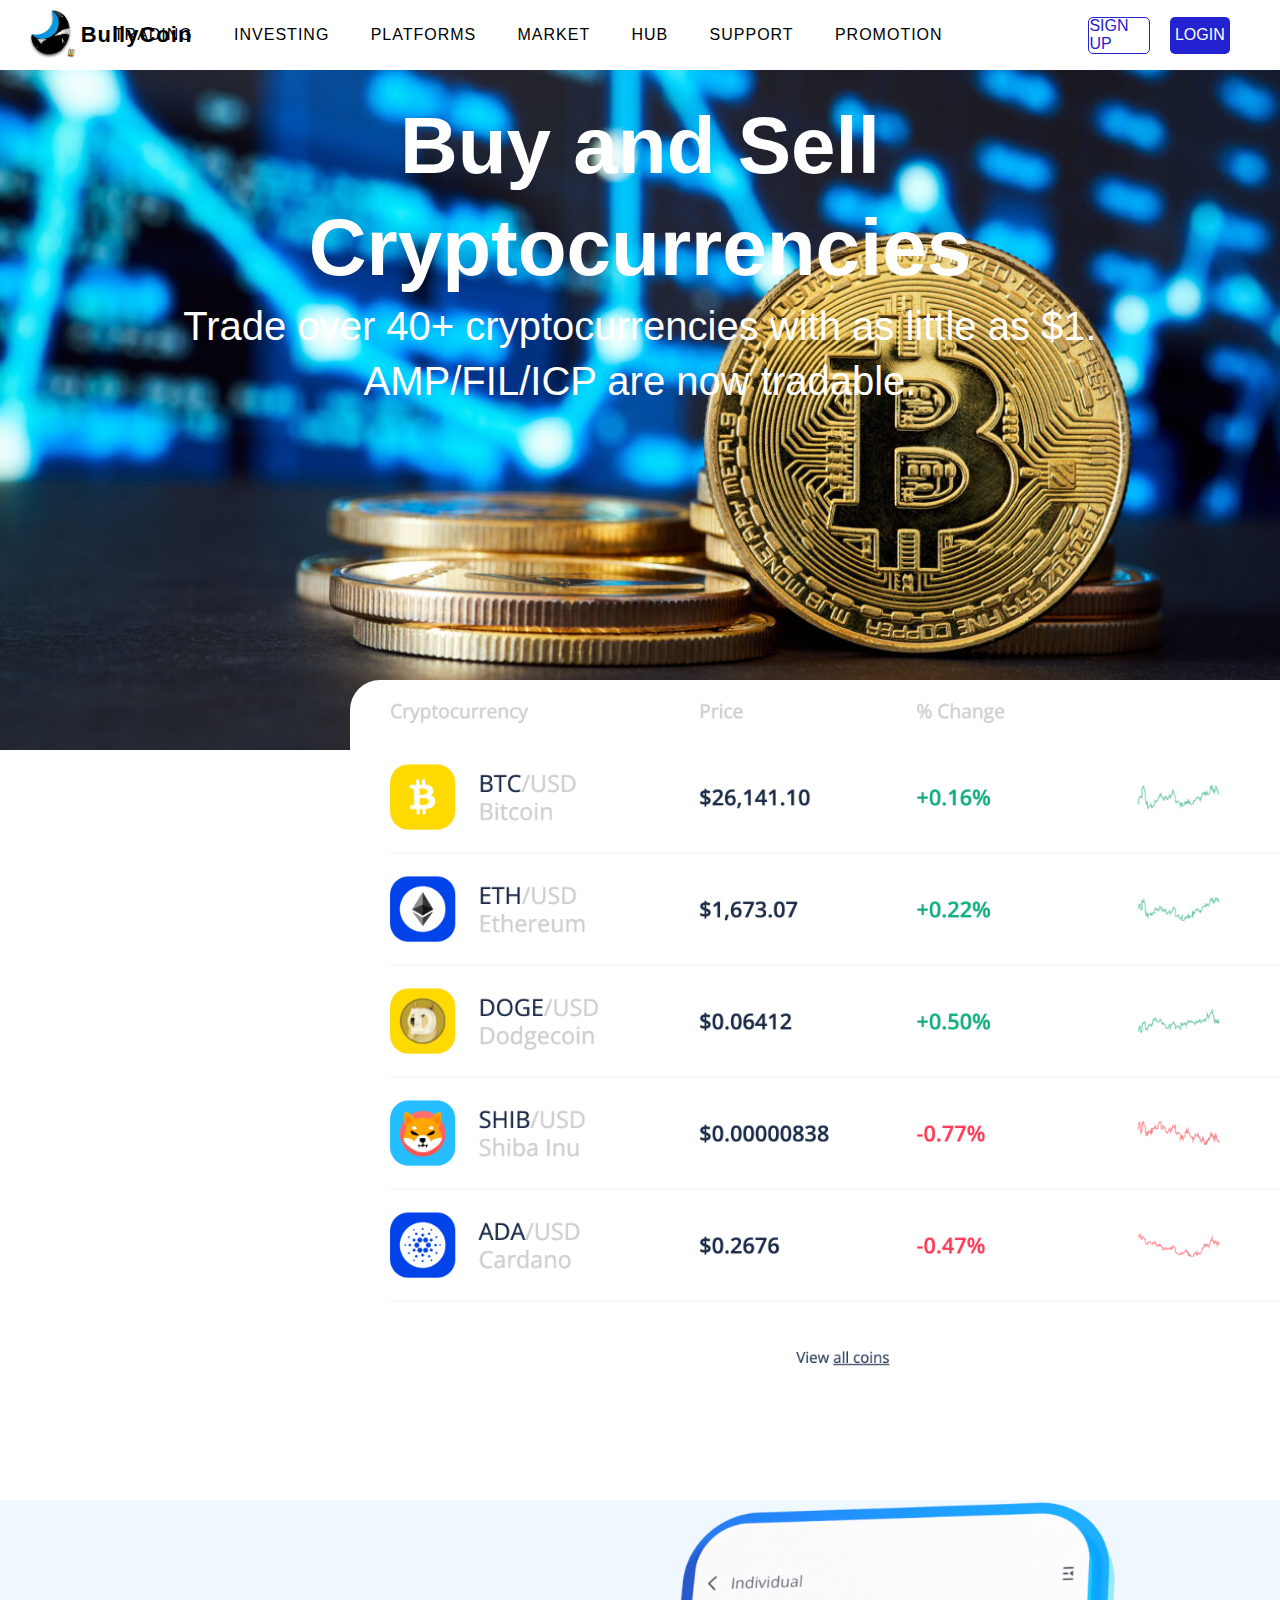
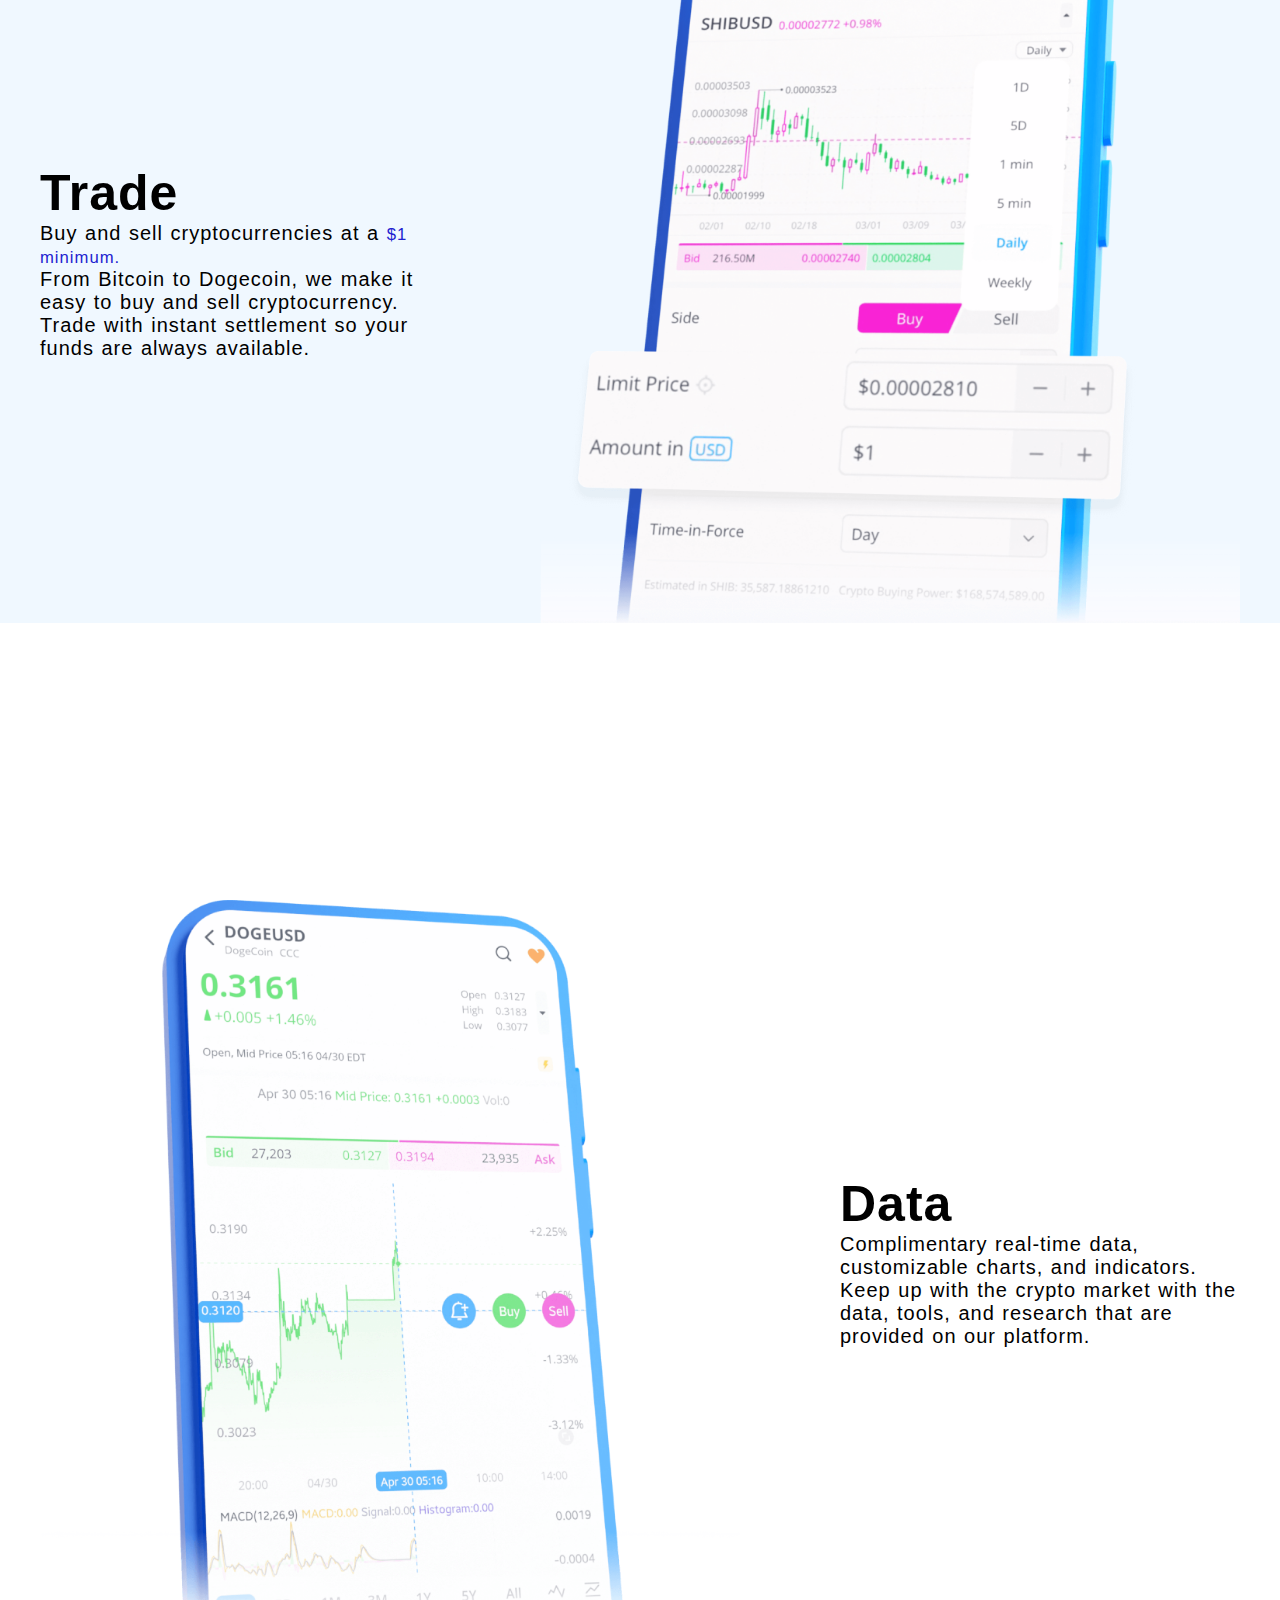
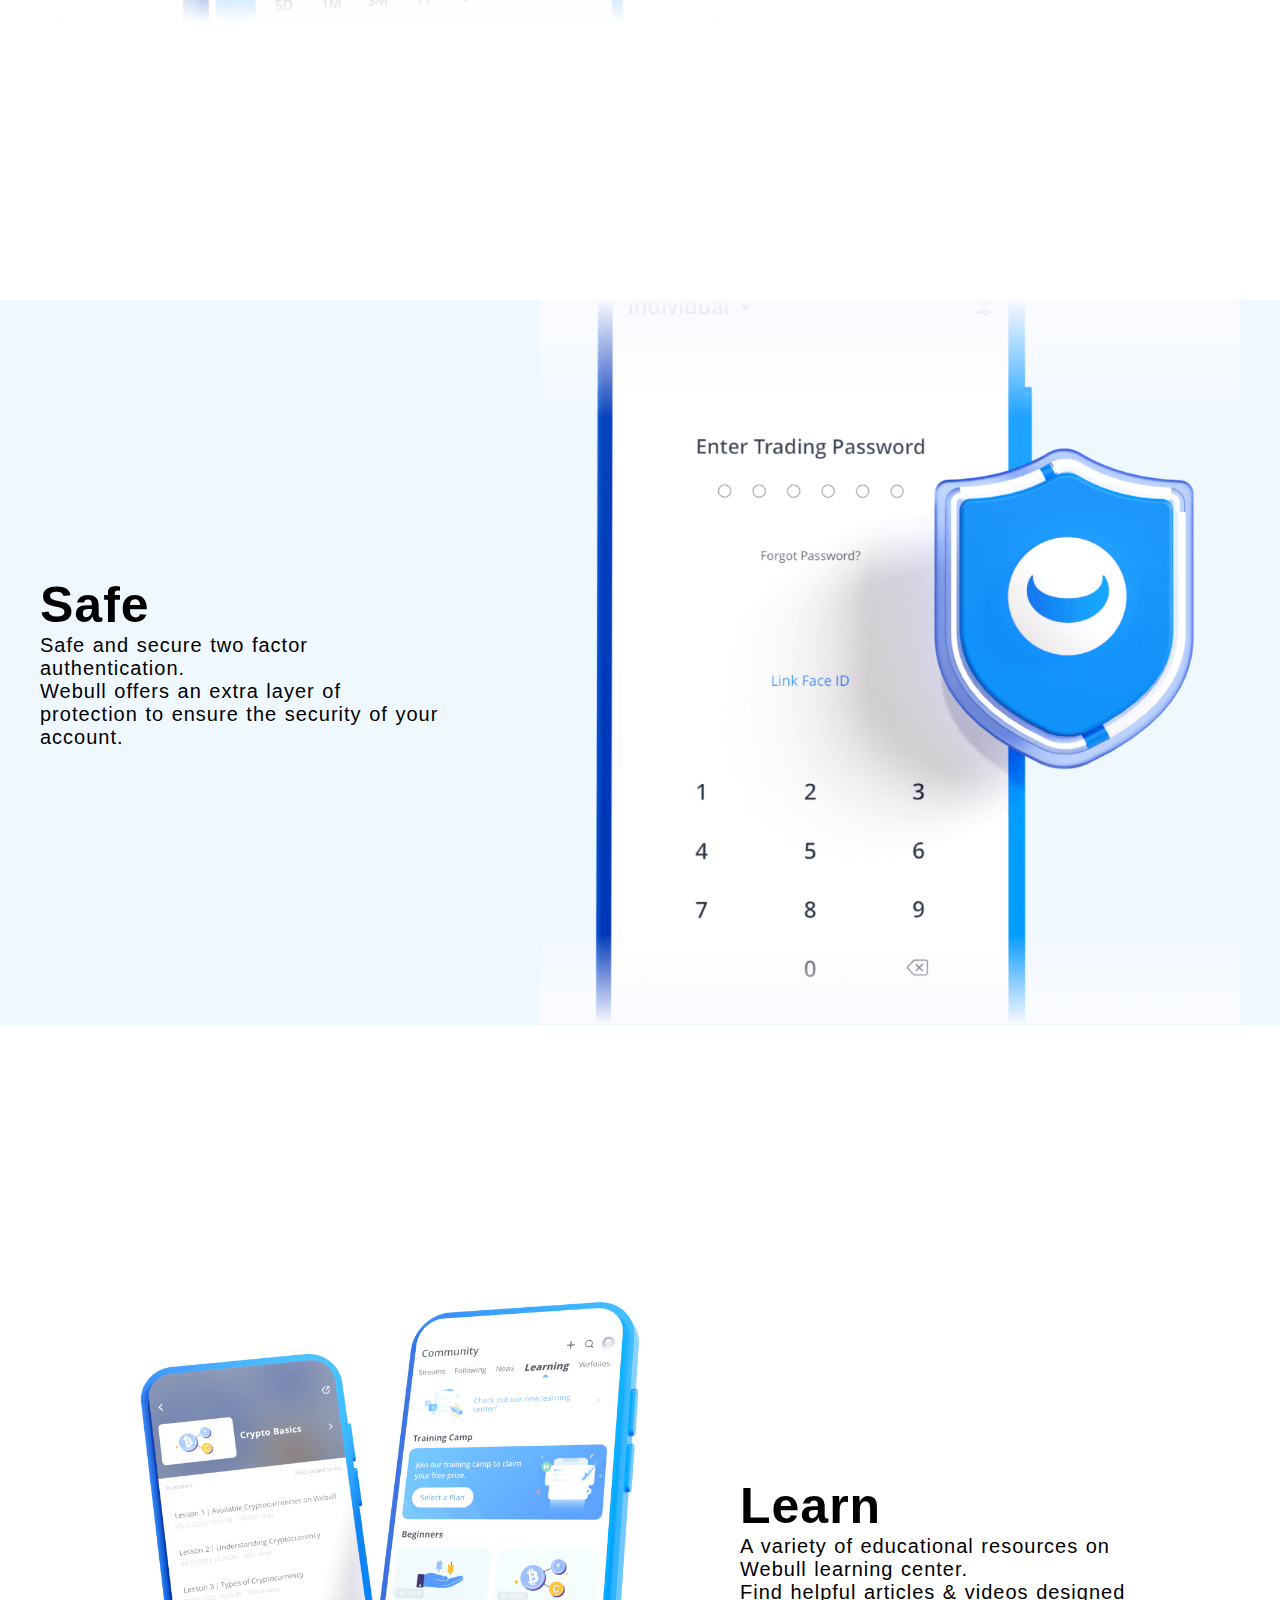
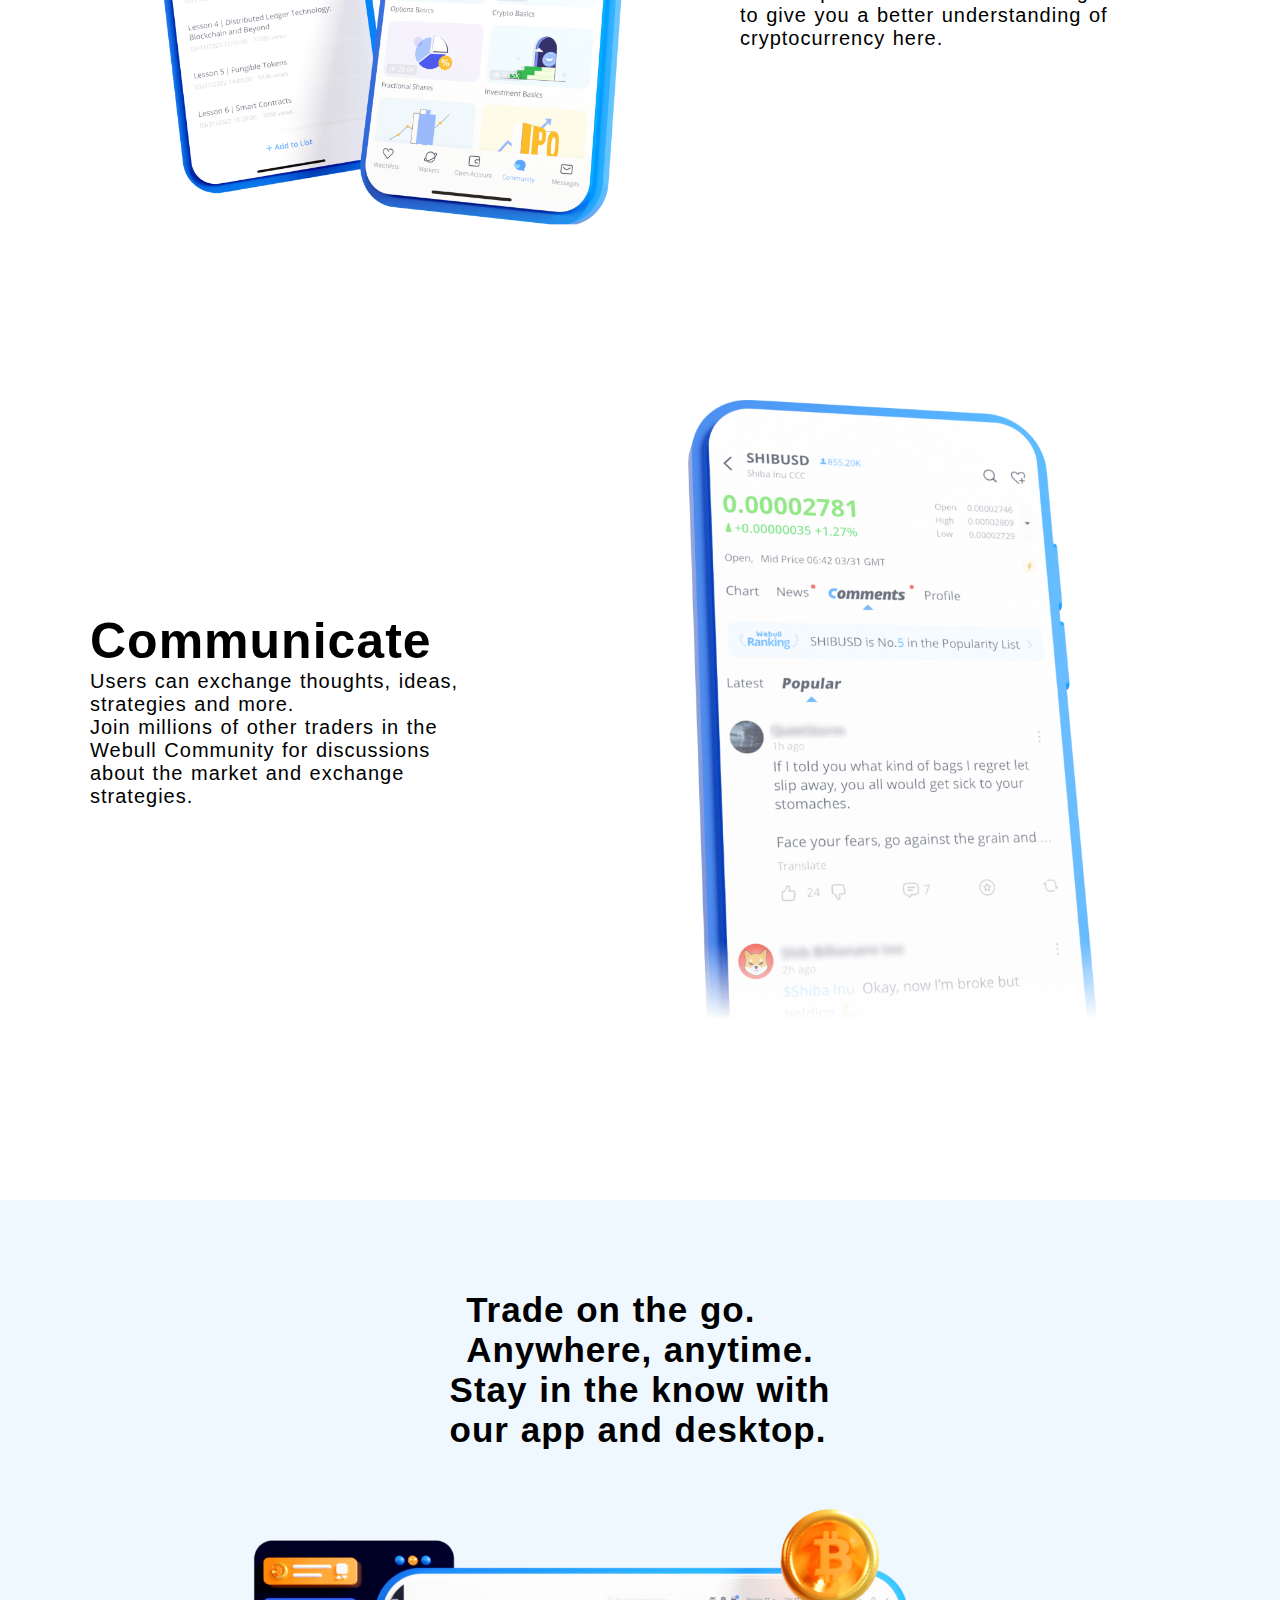
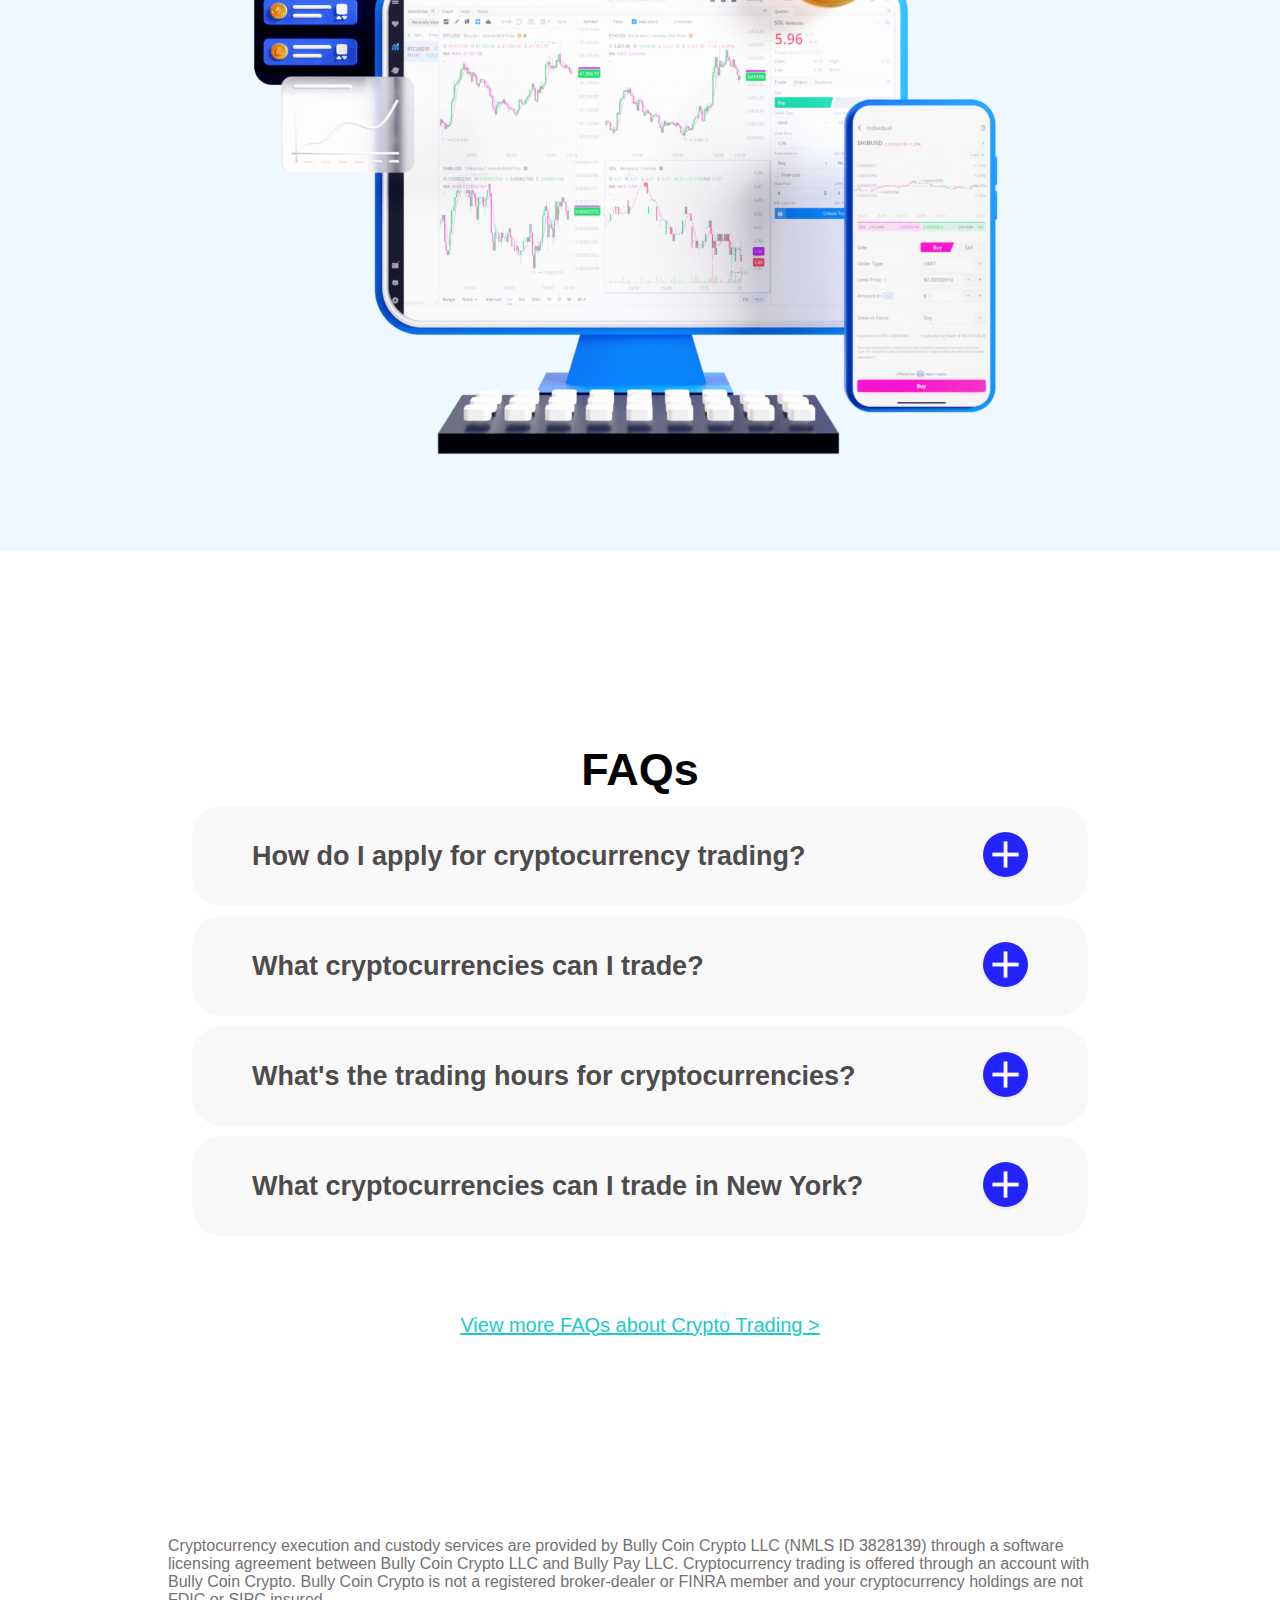
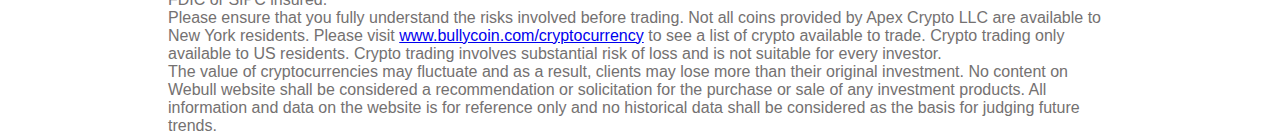
<file: index.html>
<!DOCTYPE html>
<html lang="en">
<head>
    <meta charset="UTF-8">
    <meta http-equiv="X-UA-Compatible" content="IE=edge">
    <meta name="viewport" content="width=device-width, initial-scale=1.0">
    <title>BullyCoin</title>
    <link rel="shortcut icon" href="./image/logo.webp">
    <link rel="stylesheet" href="style.css">
</head>
<body>

<header>

<div class="logo">
    
    <a href="./index.html"> <img src="./image/logo.webp" width="60px" alt=""> </a>
    <h1>BullyCoin</h1>
</div>

       <img src="./image/Menu.png" alt="" class="menu-btn">
        <img src="./image/Close.png" alt="" class="close-btn">

        <span class="menu-button">
            <a href="signup.html" class="signup">SIGN UP</a>
            <a href="login.html"  class="login">LOGIN</a>
        </span>

<nav class="display-menu">
    <a href="">TRADING</a>
    <a href="">INVESTING</a>
    <a href="">PLATFORMS</a>
    <a href="">MARKET</a>
    <a href="">HUB</a>
    <a href="">SUPPORT</a>
    <a href="">PROMOTION</a>
   
</nav>

<span class="btn-button">
    <a href="signup.html" class="signup">SIGN UP</a>
    <a href="login.html"  class="login">LOGIN</a>
</span>
</header>

<main>

<banner class="banner">
    <h1 class="hh1">
             Buy and Sell 
    </h1>
    <h1 class="hh1"> Cryptocurrencies</h1>
    <p class="pp1">Trade over 40+ cryptocurrencies with as little as $1. </p>
    <p class="pp1">AMP/FIL/ICP are now tradable.</p>
</banner>
<div class="bannerlogo">
    <img src="./image/bannerlogo.png"  alt="">
</div>

<div class="bitphone">
    <span>
        <h1>Trade</h1>
        <p>Buy and sell cryptocurrencies at a <small>$1 minimum.</small><br>
            From Bitcoin to Dogecoin, we make it easy to buy and sell cryptocurrency. 
            Trade with instant settlement so your funds are always available.</p>
    </span>

    <img src="./image/bitphone.png" width="200px" alt="">
    
</div>

<div class="a2phone">
    <img src="./image/2phone.png" width="200px" alt="">


    <span>
        <h1>Data</h1>
        <p>Complimentary real-time data, customizable charts, and indicators.
            <br>

            Keep up with the crypto market with the data, tools, and research that are provided on our platform.</p>
    </span>

    
    
</div>
<div class="b2phone">
    


    <span>
        <h1>Data</h1>
        <p>Complimentary real-time data, customizable charts, and indicators.
            <br>

            Keep up with the crypto market with the data, tools, and research that are provided on our platform.</p>
    </span>

    <img src="./image/2phone.png" width="200px" alt="">
    
</div>

<div class="a3phone">
    <span>
        <h1>Safe</h1>
        <p>
            Safe and secure two factor authentication.
            <br>
            Webull offers an extra layer of protection to ensure the security of your account.</p>
    </span>

    <img src="./image/3phone.png" width="200px" alt="">
    
</div>


<div class="a4phone">
    <img src="./image/4phone.png" width="200px" alt="">


    <span>
        <h1>Learn</h1>
        <p>A variety of educational resources on Webull learning center.
            <br>
            Find helpful articles & videos designed to give you a better understanding of cryptocurrency here.</p>
    </span>

    
    
</div>
<div class="b4phone">
   


    <span>
        <h1>Learn</h1>
        <p>A variety of educational resources on Webull learning center.
            <br>
            Find helpful articles & videos designed to give you a better understanding of cryptocurrency here.</p>
    </span>

    <img src="./image/4phone.png" width="200px" alt="">
    
</div>




<div class="a5phone">
    <span>
        <h1>Communicate</h1>
        <p>
            Users can exchange thoughts, ideas, strategies and more.
            <br>
            Join millions of other traders in the Webull Community for discussions about the market and exchange strategies.</p>
    </span>

    <img src="./image/5phone.png" width="200px" alt="">
    
</div>



<div class="a6computer">
    <span class="info-h1">
        <h1>Trade on the go. <br> Anywhere, anytime.</h1>
        <h1>Stay in the know with <br> our app and desktop.</h1>
    </span>

    <img src="./image/6computer.png" width="200px" alt="">
    
</div>

<!-- <div class="payment">

<img src="./image/bitcoin pay.webp" alt="">


</div> -->


<section class="faq1">
    <h1>FAQs</h1>
      
    <div class="input-group">
        <b>  How do I apply for cryptocurrency trading?</b> <button class="plus-btn"><img src="./image/Plus.png" alt=""></button>
    </div>
    
    <div class="input-group">
        <b>  What cryptocurrencies can I trade?</b> <button class="plus-btn"><img src="./image/Plus.png" alt=""></button>
    </div>

    <div class="input-group">
        <b> What's the trading hours for cryptocurrencies?</b> <button class="plus-btn"><img src="./image/Plus.png" alt=""></button>
    </div>

    <div class="input-group">
        <b>  What cryptocurrencies can I trade in New York?</b> <button class="plus-btn"><img src="./image/Plus.png" alt=""></button>
    </div>


</section>
<div class="endfaqs">
    <a href="www.bullycoin.com/cryptocurrency">View more FAQs about Crypto Trading ></a>
</div>
 

<footer class="footer">
    <p>Cryptocurrency execution and custody services are provided by Bully Coin Crypto LLC (NMLS ID 3828139) through a software licensing agreement between Bully Coin Crypto LLC and Bully Pay LLC. Cryptocurrency trading is offered through an account with Bully Coin  Crypto. Bully Coin Crypto is not a registered broker-dealer or FINRA member and your cryptocurrency holdings are not FDIC or SIPC insured. <br> 
        Please ensure that you fully understand the risks involved before trading. Not all coins provided by Apex Crypto LLC are available to New York residents. Please visit <a href="www.bullycoin.com/cryptocurrency">www.bullycoin.com/cryptocurrency</a> to see a list of crypto available to trade. Crypto trading only available to US residents.
        Crypto trading involves substantial risk of loss and is not suitable for every investor. <br> The value of cryptocurrencies may fluctuate and as a result, clients may lose more than their original investment.
        No content on Webull website shall be considered a recommendation or solicitation for the purchase or sale of any investment products. All information and data on the website is for reference only and no historical data shall be considered as the basis for judging future trends.</p>
</footer>
</main>



    
    





<script src="./app.js"></script>
</body>
</html>
</file>
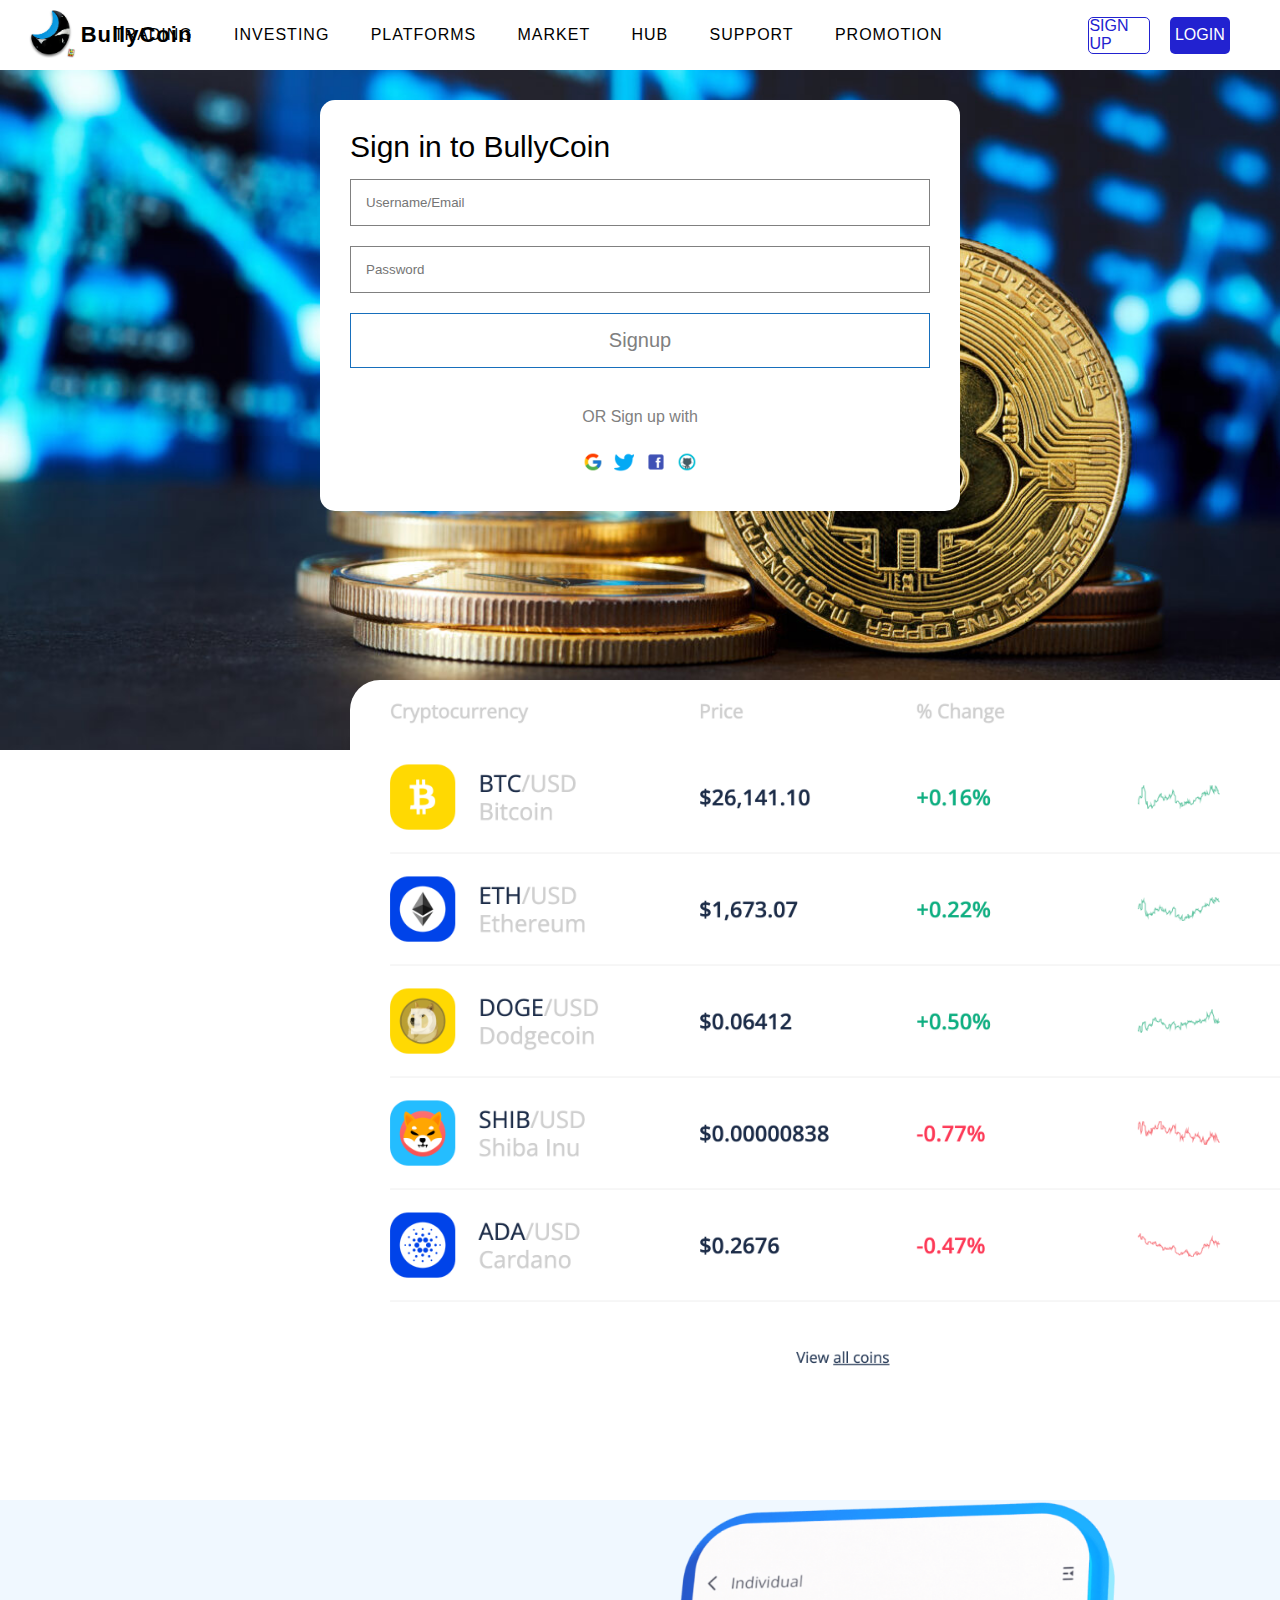
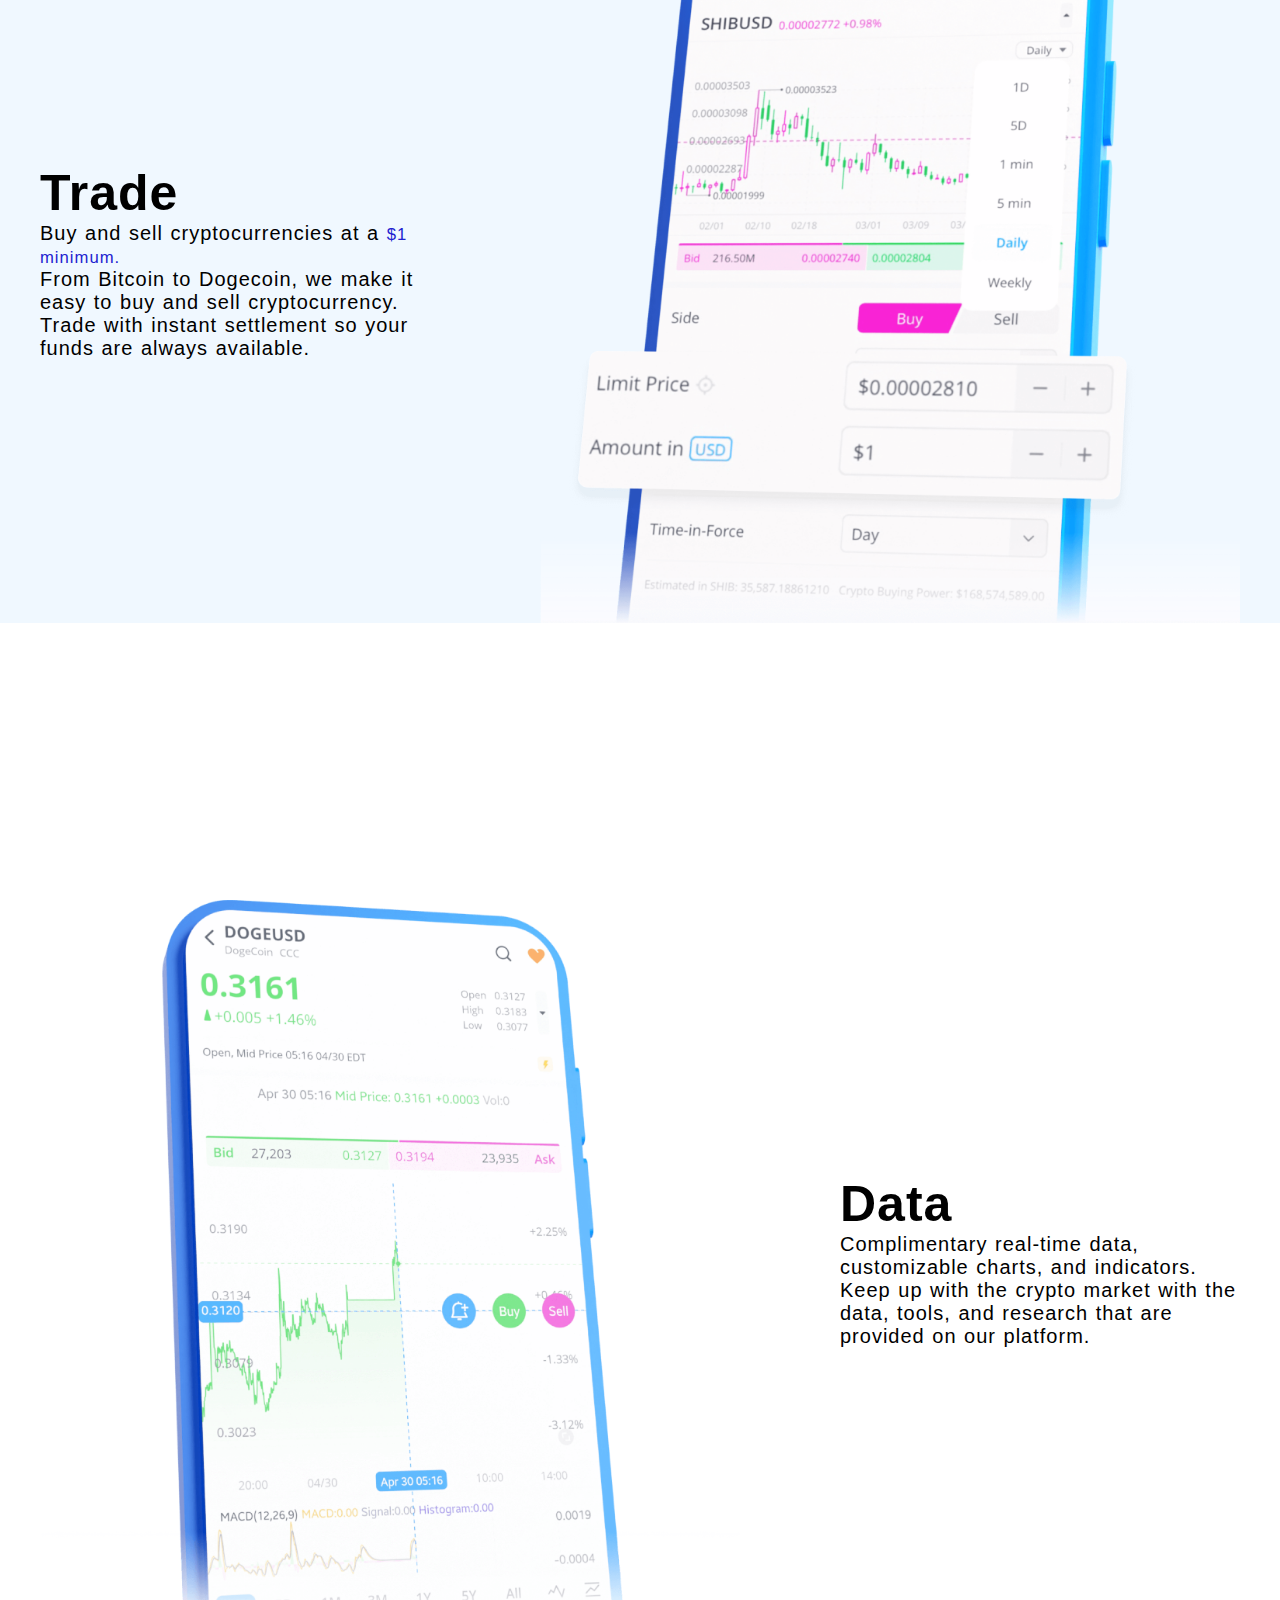
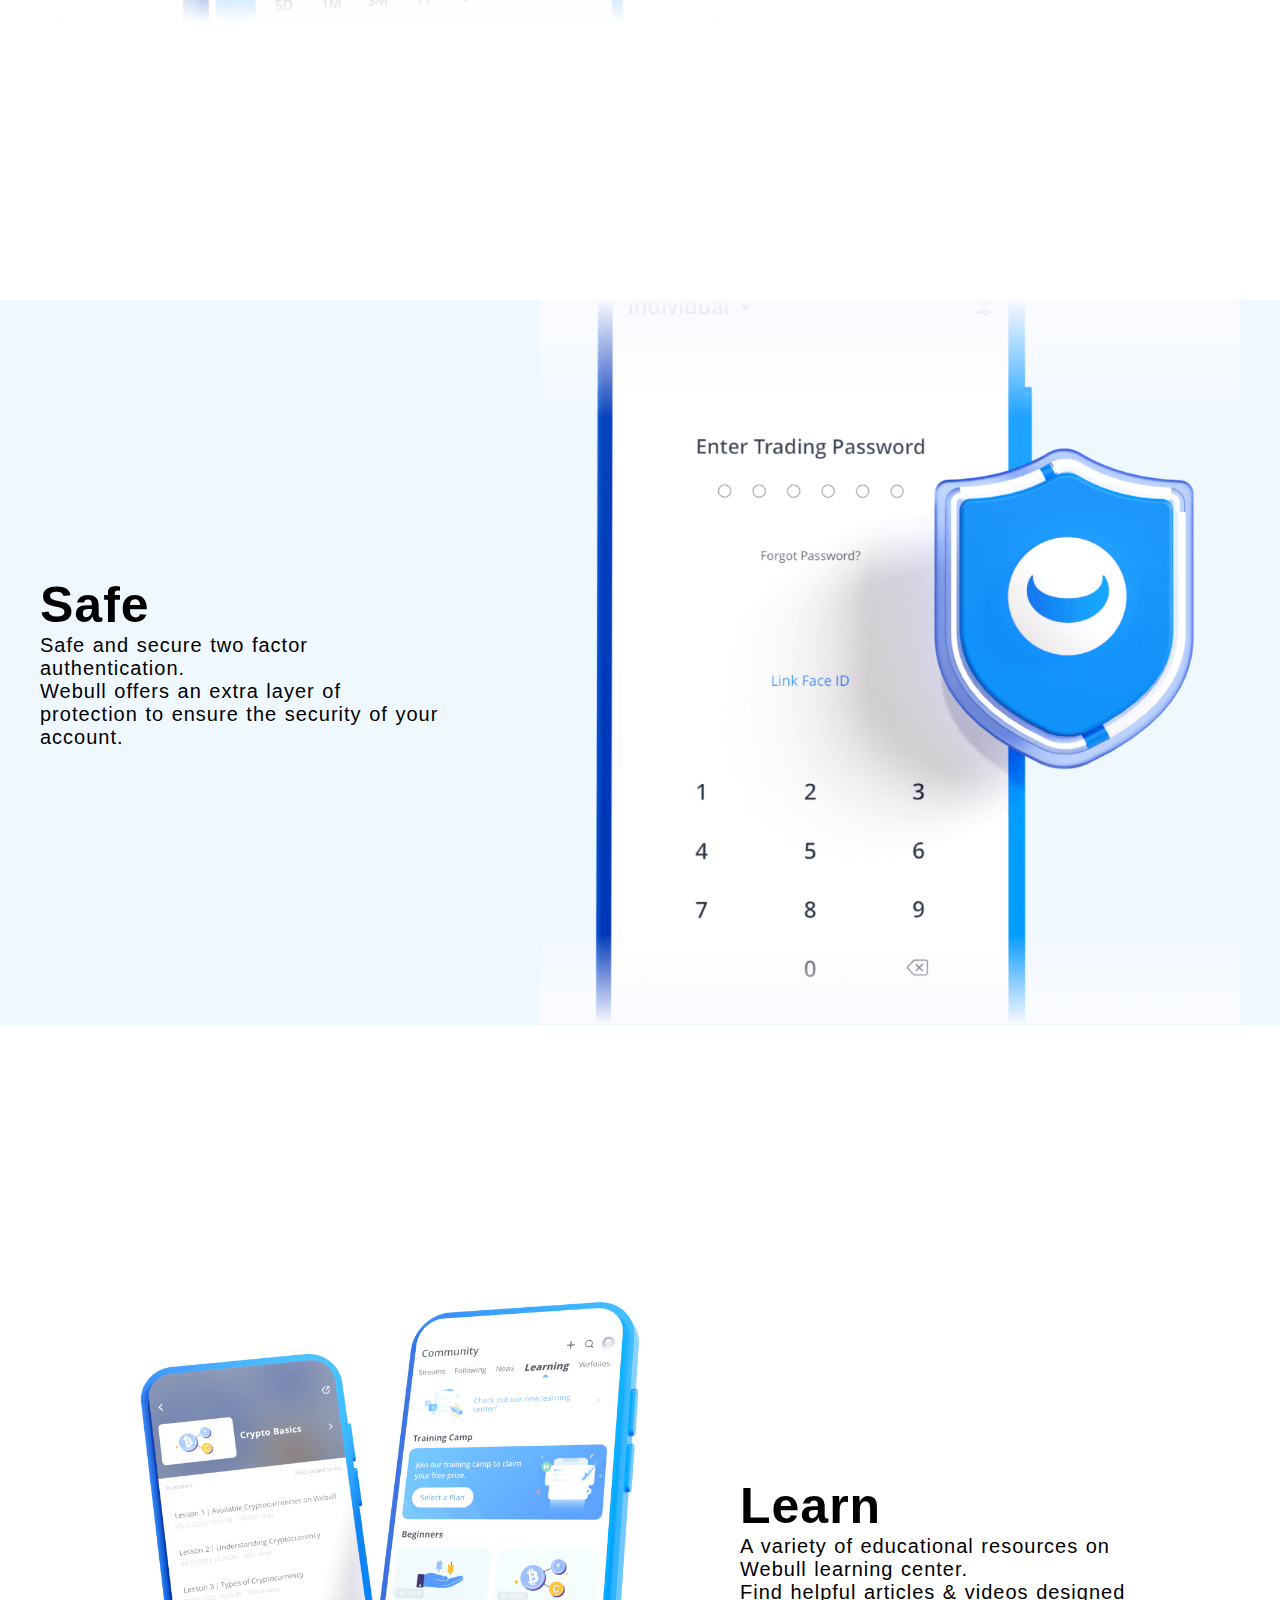
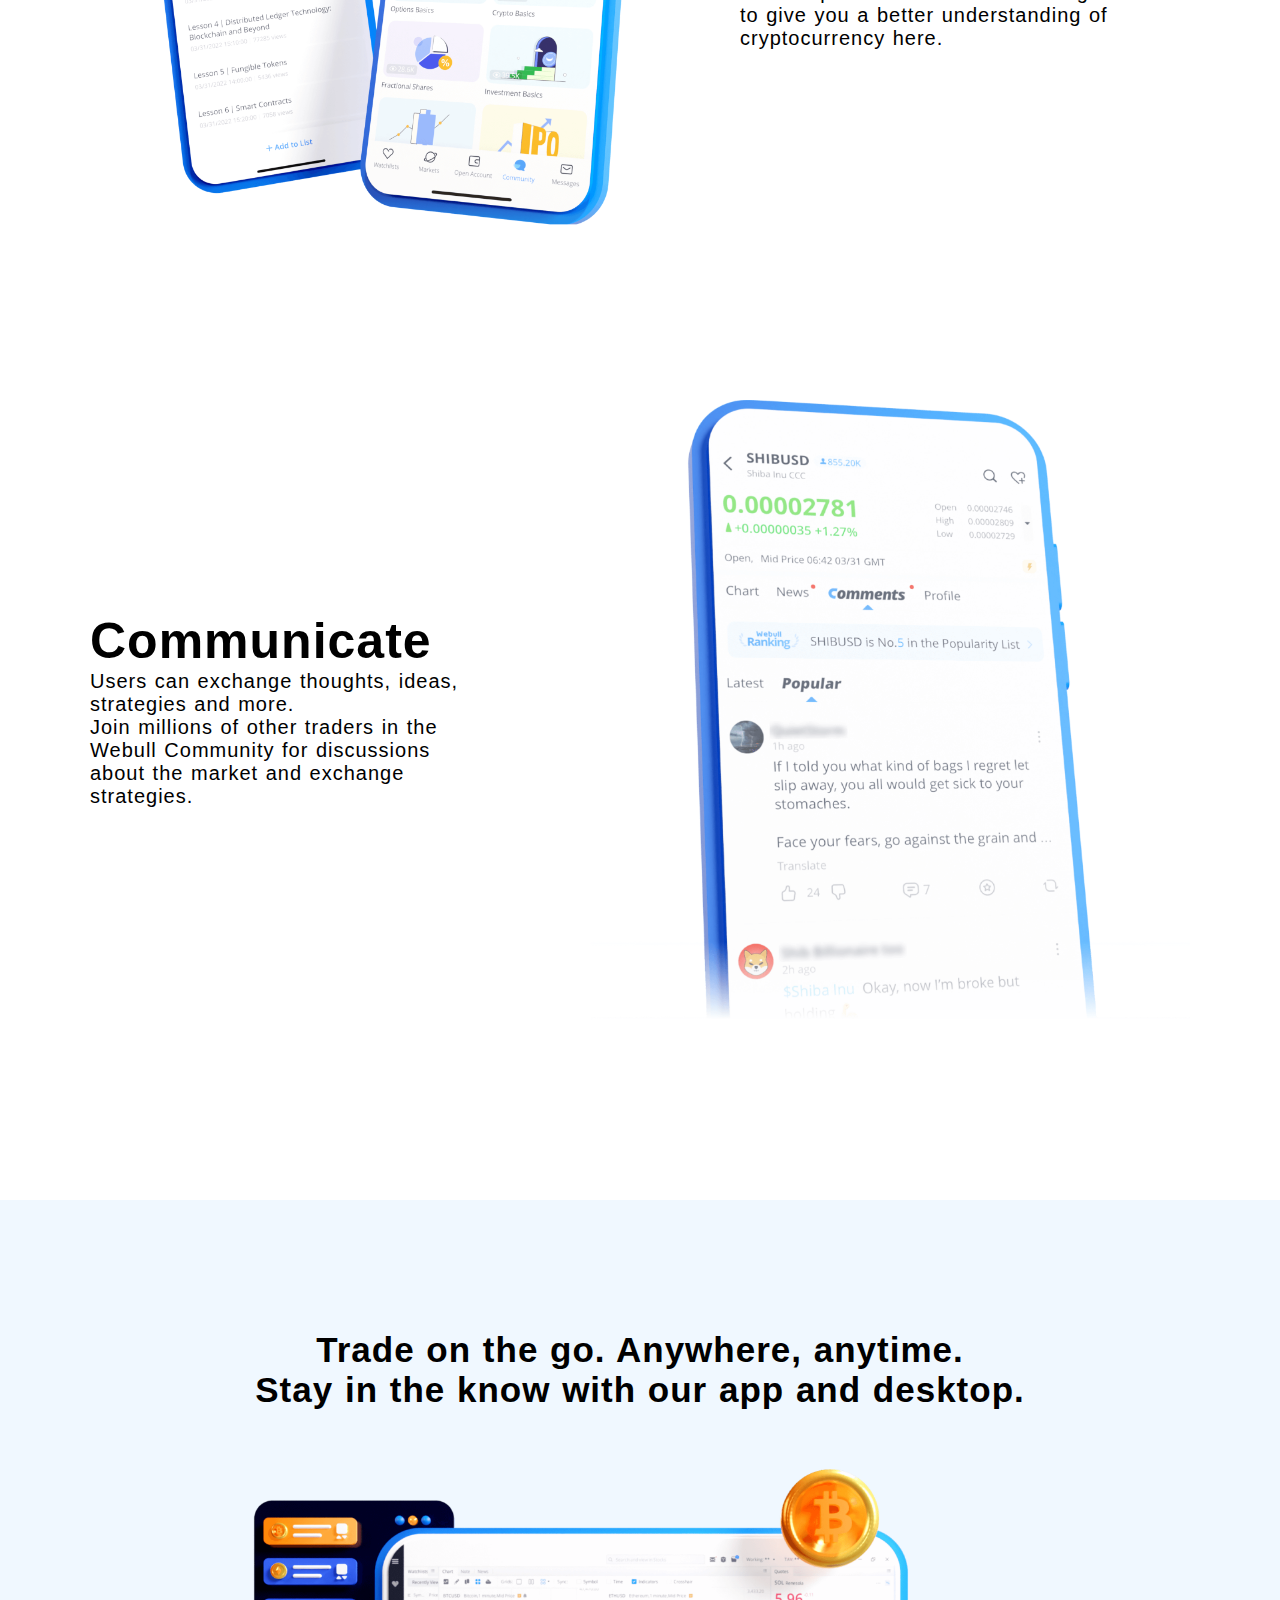
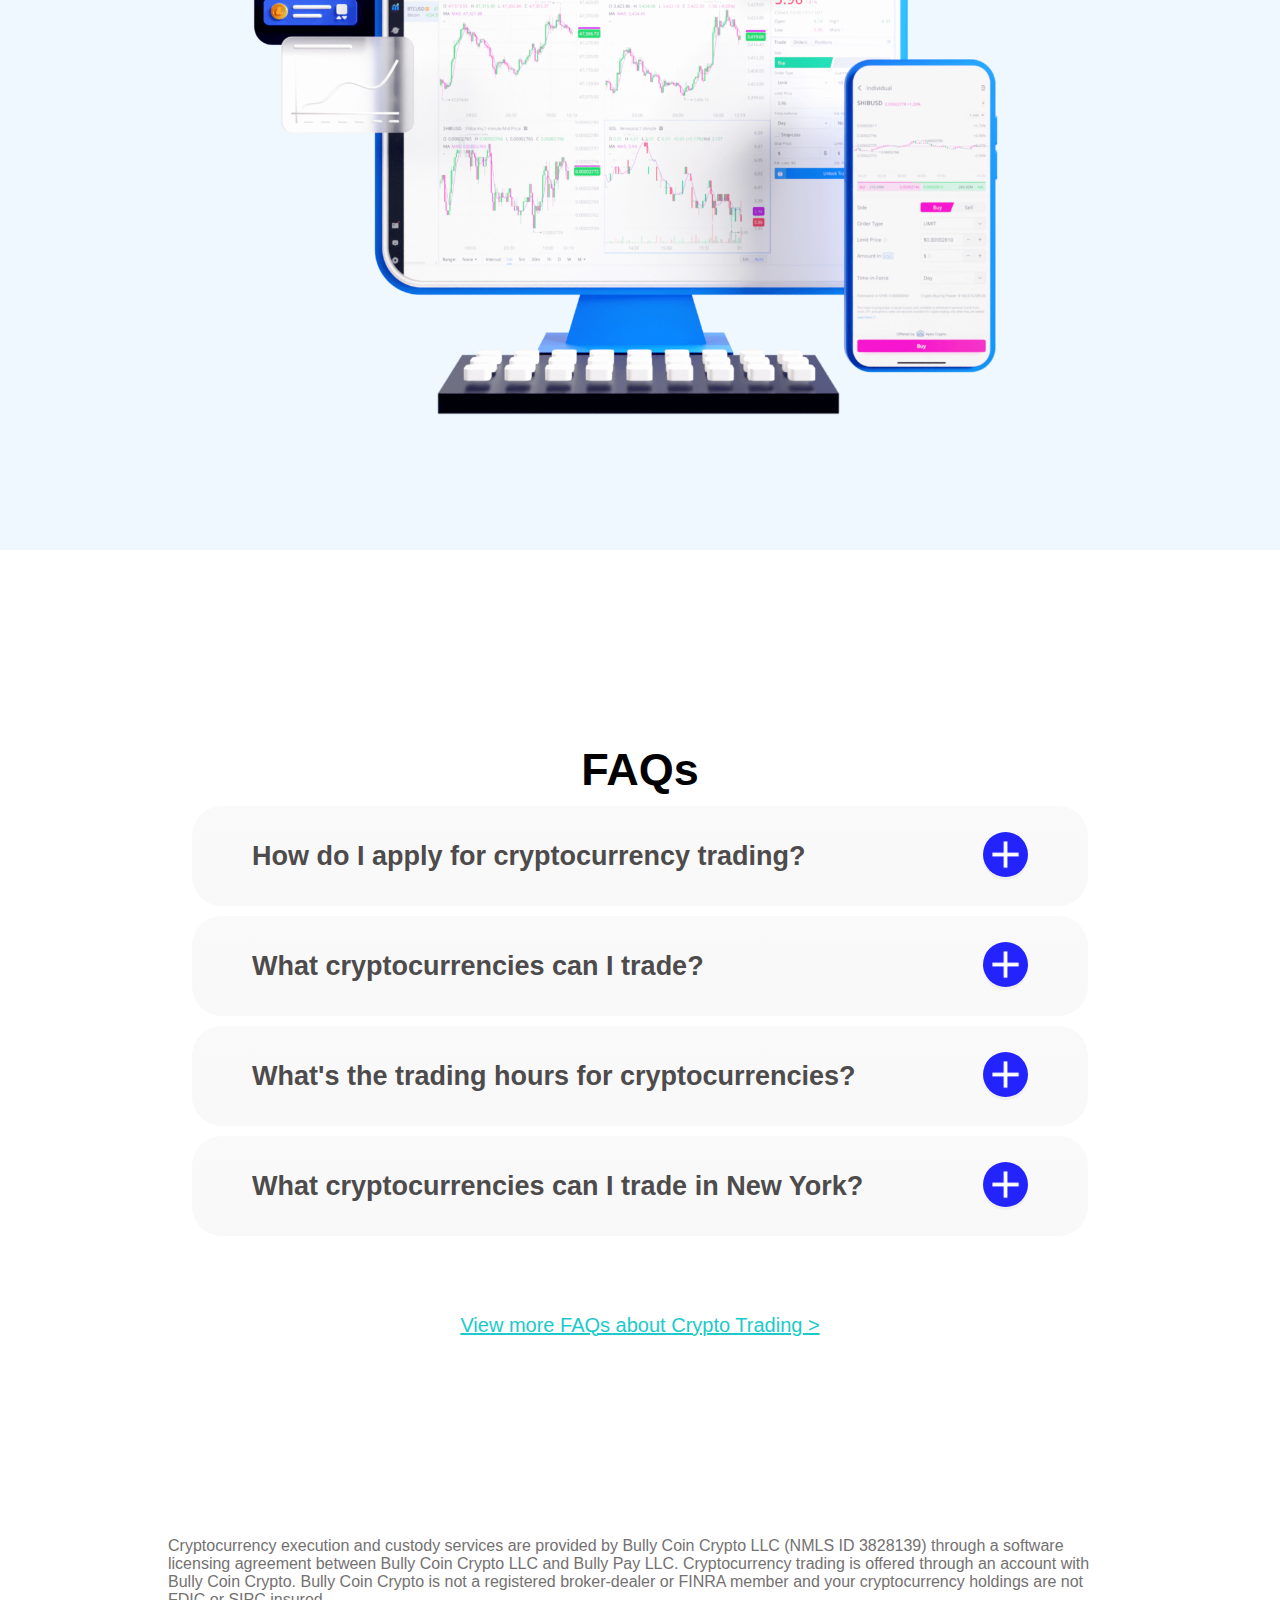
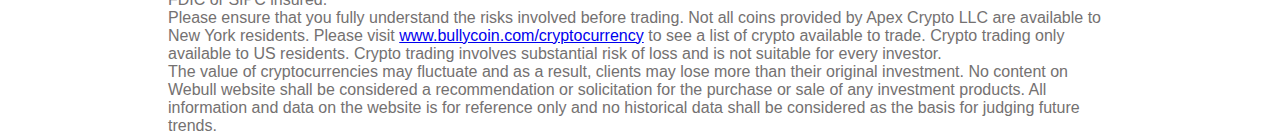
<file: login.html>
<!DOCTYPE html>
<html lang="en">
<head>
    <meta charset="UTF-8">
    <meta http-equiv="X-UA-Compatible" content="IE=edge">
    <meta name="viewport" content="width=device-width, initial-scale=1.0">
    <title>BullyCoin</title>
    <link rel="shortcut icon" href="./image/logo.webp">
    <link rel="stylesheet" href="style.css">
</head>
<body>

<header>

<div class="logo">
    <a href="./index.html"> <img src="./image/logo.webp" width="60px" alt=""> </a>
    <h1>BullyCoin</h1>
</div>

       <img src="./image/Menu.png" alt="" class="menu-btn">
        <img src="./image/Close.png" alt="" class="close-btn">
        <span class="menu-button">
            <a href="signup.html" class="signup">SIGN UP</a>
            <a href="login.html"  class="login">LOGIN</a>
        </span>

<nav class="display-menu">
    <a href="">TRADING</a>
    <a href="">INVESTING</a>
    <a href="">PLATFORMS</a>
    <a href="">MARKET</a>
    <a href="">HUB</a>
    <a href="">SUPPORT</a>
    <a href="">PROMOTION</a>
</nav>

<span class="btn-button">
    <a href="signup.html" class="signup">SIGN UP</a>
    <a href="login.html"  class="login">LOGIN</a>
</span>
</header>

<main>

<banner class="banner">
    
    <form class="container">

        <h1 class="title">Sign in to BullyCoin</h1>
        <div class="input-group">
            <input type="text" placeholder="Username/Email" class="Username">
    
           
    
            <input type="password" placeholder="Password" class="Password">
    
            
    
             <button type="submit" class="acct-btn">Signup</button>
    
             <div class="social-account">
                <span>OR Sign up with</span>
                <p>
                    <a href=""><img src="./image/Google.png" alt="" width="20px"></a>
    
                    <a href=""><img src="./image/twitter.png" alt="" width="20px"></a>
    
                    <a href=""><img src="./image/Facebook.png" alt="" width="20px"></a>
    
                    <a href=""><img src="./image/GitHub.png" alt="" width="20px"></a>
                </p>
    
             </div>
    </div>
        
    
    </form>
   
</banner>
<div class="bannerlogo">
    <img src="./image/bannerlogo.png"  alt="">
</div>

<div class="bitphone">
    <span>
        <h1>Trade</h1>
        <p>Buy and sell cryptocurrencies at a <small>$1 minimum.</small><br>
            From Bitcoin to Dogecoin, we make it easy to buy and sell cryptocurrency. 
            Trade with instant settlement so your funds are always available.</p>
    </span>

    <img src="./image/bitphone.png" width="200px" alt="">
    
</div>

<div class="a2phone">
    <img src="./image/2phone.png" width="200px" alt="">


    <span>
        <h1>Data</h1>
        <p>Complimentary real-time data, customizable charts, and indicators.
            <br>

            Keep up with the crypto market with the data, tools, and research that are provided on our platform.</p>
    </span>

    
    
</div>

<div class="a3phone">
    <span>
        <h1>Safe</h1>
        <p>
            Safe and secure two factor authentication.
            <br>
            Webull offers an extra layer of protection to ensure the security of your account.</p>
    </span>

    <img src="./image/3phone.png" width="200px" alt="">
    
</div>


<div class="a4phone">
    <img src="./image/4phone.png" width="200px" alt="">


    <span>
        <h1>Learn</h1>
        <p>A variety of educational resources on Webull learning center.
            <br>
            Find helpful articles & videos designed to give you a better understanding of cryptocurrency here.</p>
    </span>

    
    
</div>




<div class="a5phone">
    <span>
        <h1>Communicate</h1>
        <p>
            Users can exchange thoughts, ideas, strategies and more.
            <br>
            Join millions of other traders in the Webull Community for discussions about the market and exchange strategies.</p>
    </span>

    <img src="./image/5phone.png" width="200px" alt="">
    
</div>



<div class="a6computer">
    <span>
        <h1>Trade on the go. Anywhere, anytime.</h1>
        <h1>Stay in the know with our app and desktop.</h1>
    </span>

    <img src="./image/6computer.png" width="200px" alt="">
    
</div>

<!-- <div class="payment">

<img src="./image/bitcoin pay.webp" alt="">


</div> -->


<section class="faq1">
    <h1>FAQs</h1>
      
    <div class="input-group">
        <b>  How do I apply for cryptocurrency trading?</b> <button class="plus-btn"><img src="./image/Plus.png" alt=""></button>
    </div>
    
    <div class="input-group">
        <b>  What cryptocurrencies can I trade?</b> <button class="plus-btn"><img src="./image/Plus.png" alt=""></button>
    </div>

    <div class="input-group">
        <b> What's the trading hours for cryptocurrencies?</b> <button class="plus-btn"><img src="./image/Plus.png" alt=""></button>
    </div>

    <div class="input-group">
        <b>  What cryptocurrencies can I trade in New York?</b> <button class="plus-btn"><img src="./image/Plus.png" alt=""></button>
    </div>


</section>
<div class="endfaqs">
    <a href="www.bullycoin.com/cryptocurrency">View more FAQs about Crypto Trading ></a>
</div>
 

<footer class="footer">
    <p>Cryptocurrency execution and custody services are provided by Bully Coin Crypto LLC (NMLS ID 3828139) through a software licensing agreement between Bully Coin Crypto LLC and Bully Pay LLC. Cryptocurrency trading is offered through an account with Bully Coin  Crypto. Bully Coin Crypto is not a registered broker-dealer or FINRA member and your cryptocurrency holdings are not FDIC or SIPC insured. <br> 
        Please ensure that you fully understand the risks involved before trading. Not all coins provided by Apex Crypto LLC are available to New York residents. Please visit <a href="www.bullycoin.com/cryptocurrency">www.bullycoin.com/cryptocurrency</a> to see a list of crypto available to trade. Crypto trading only available to US residents.
        Crypto trading involves substantial risk of loss and is not suitable for every investor. <br> The value of cryptocurrencies may fluctuate and as a result, clients may lose more than their original investment.
        No content on Webull website shall be considered a recommendation or solicitation for the purchase or sale of any investment products. All information and data on the website is for reference only and no historical data shall be considered as the basis for judging future trends.</p>
</footer>
</main>



    
    





<script src="./app.js"></script>
</body>
</html>
</file>
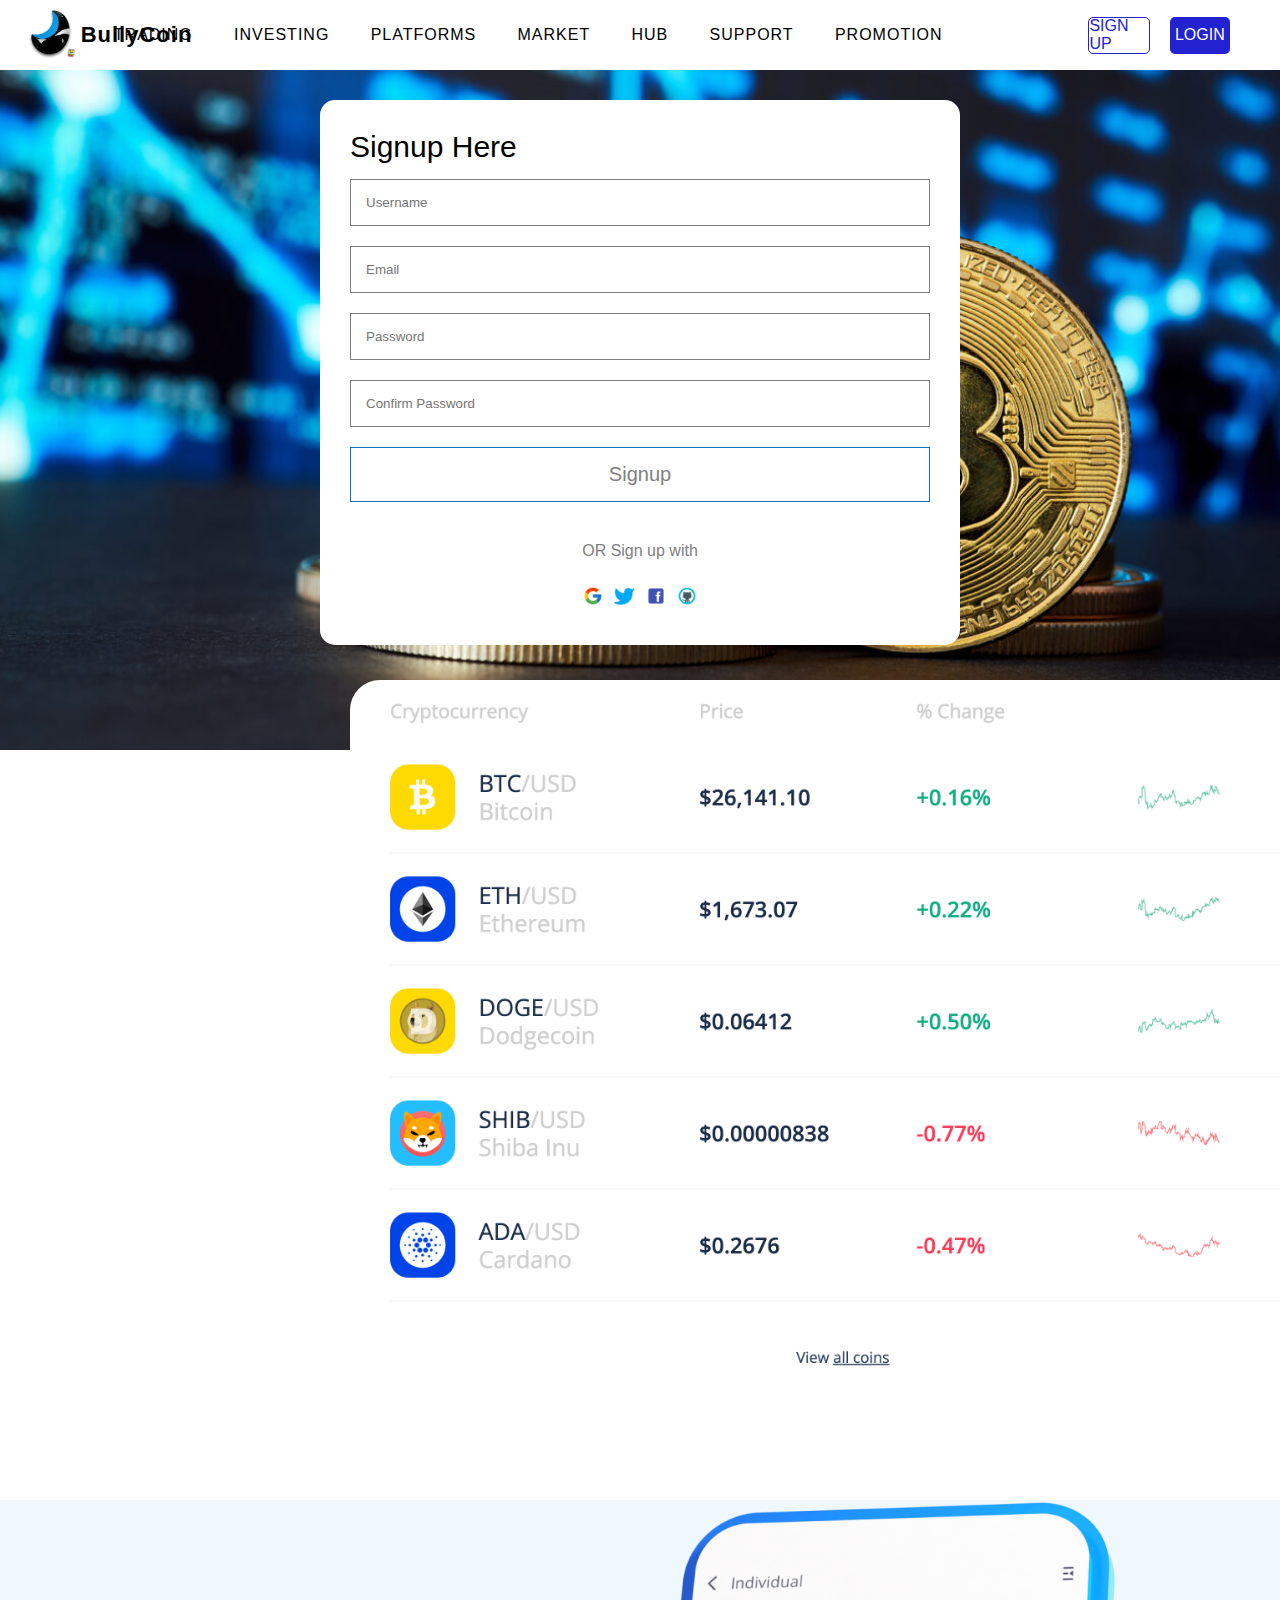
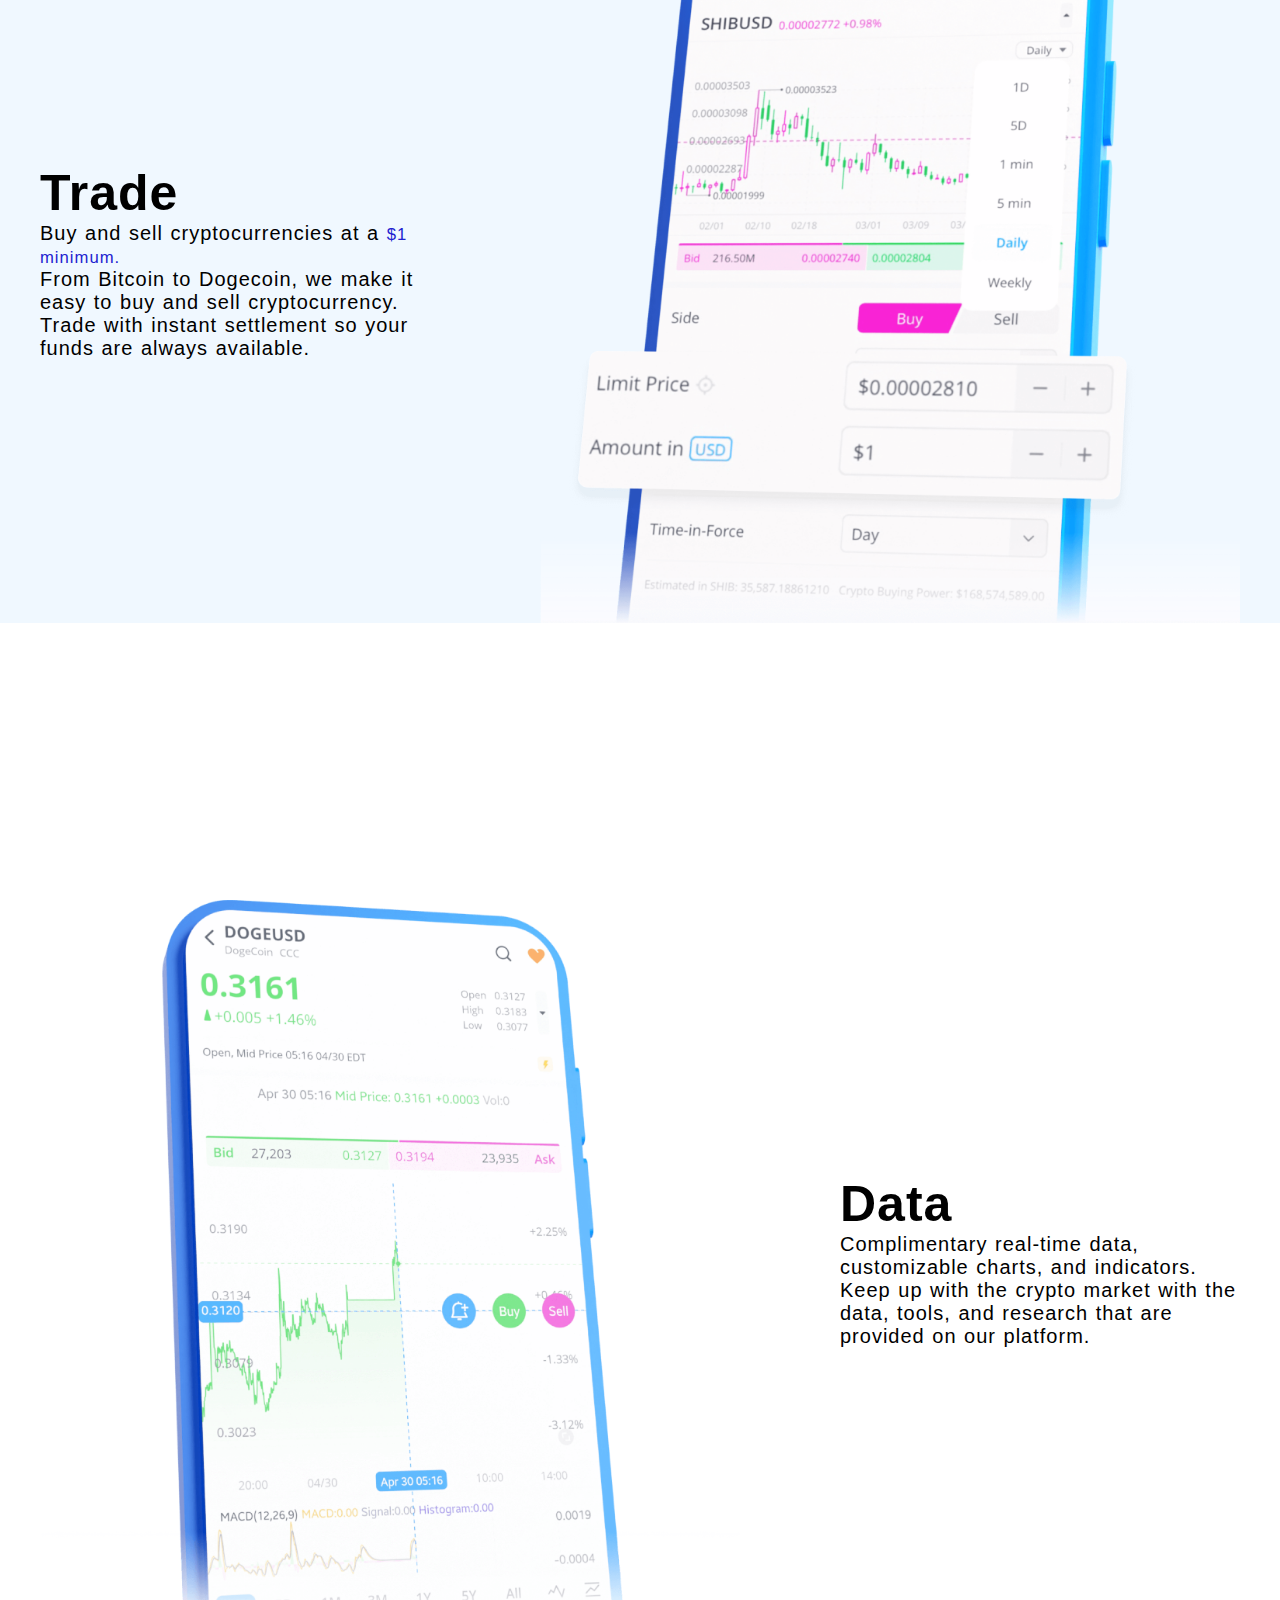
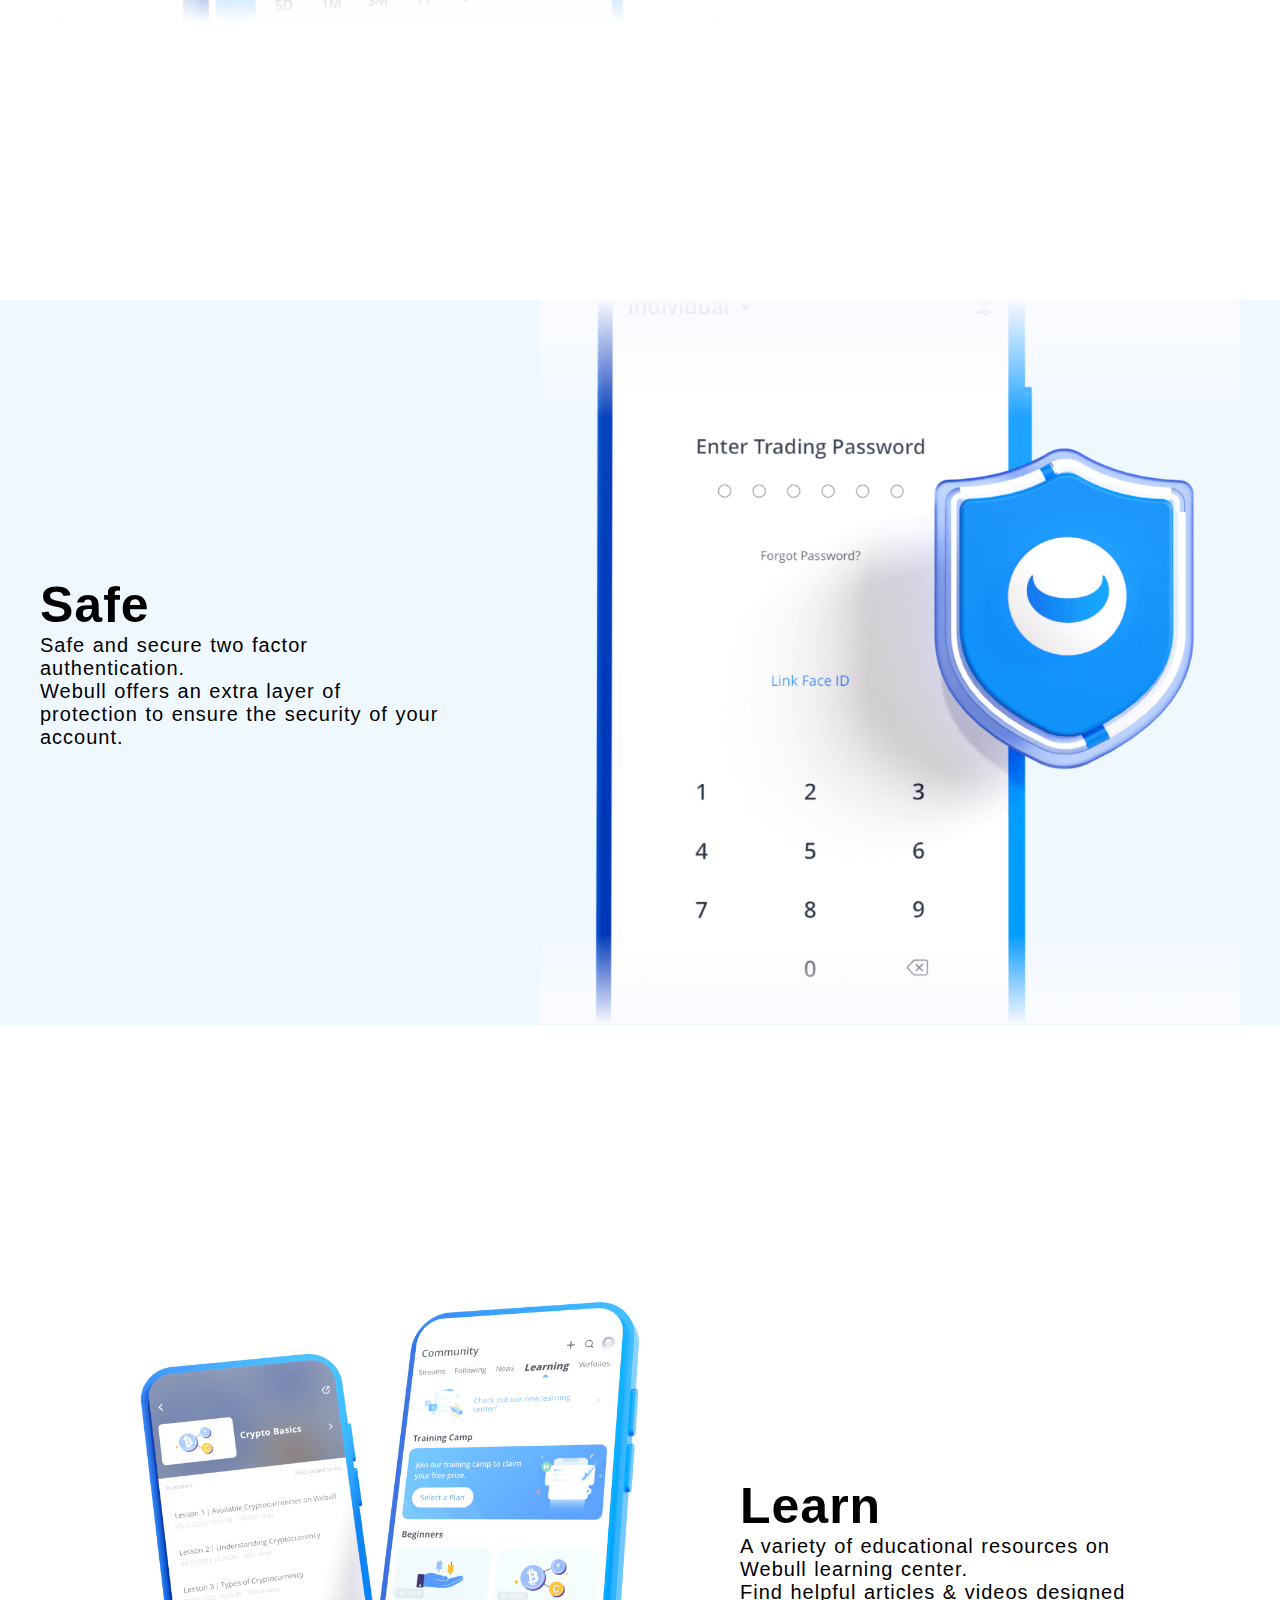
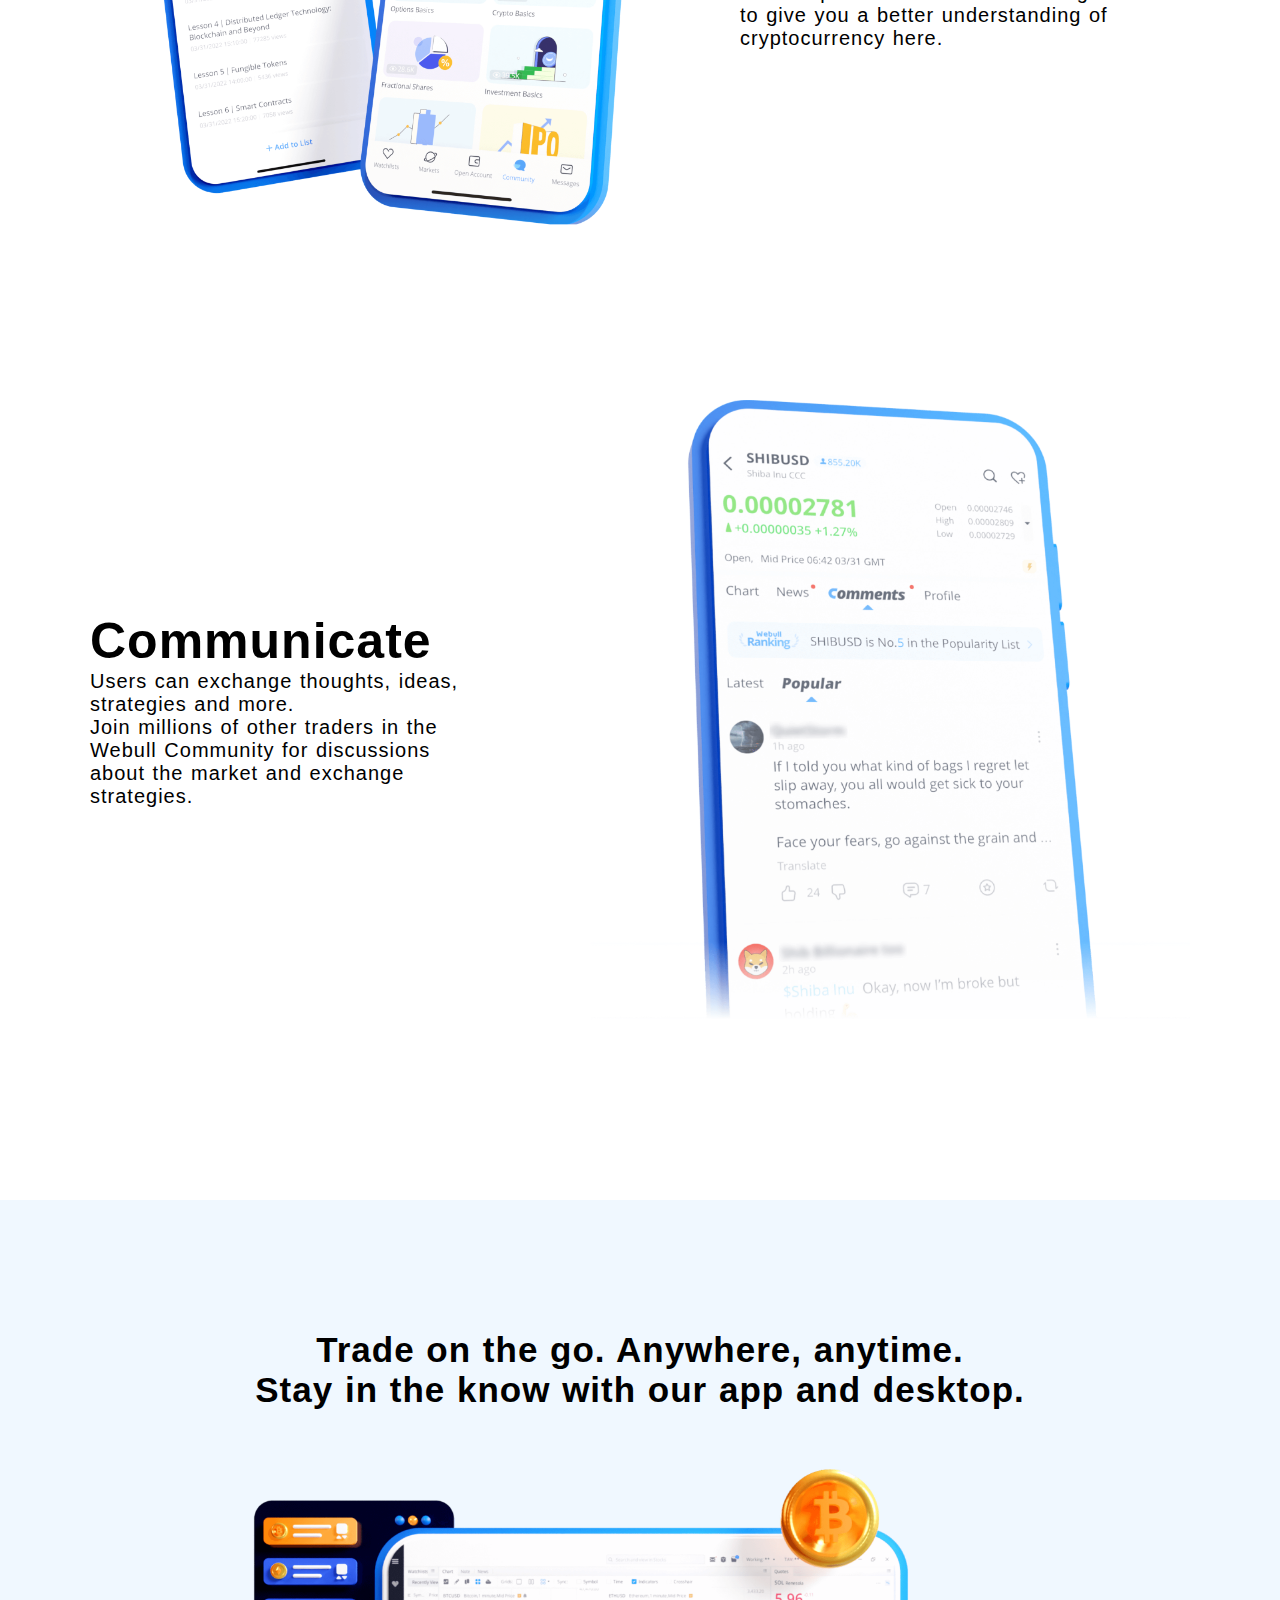
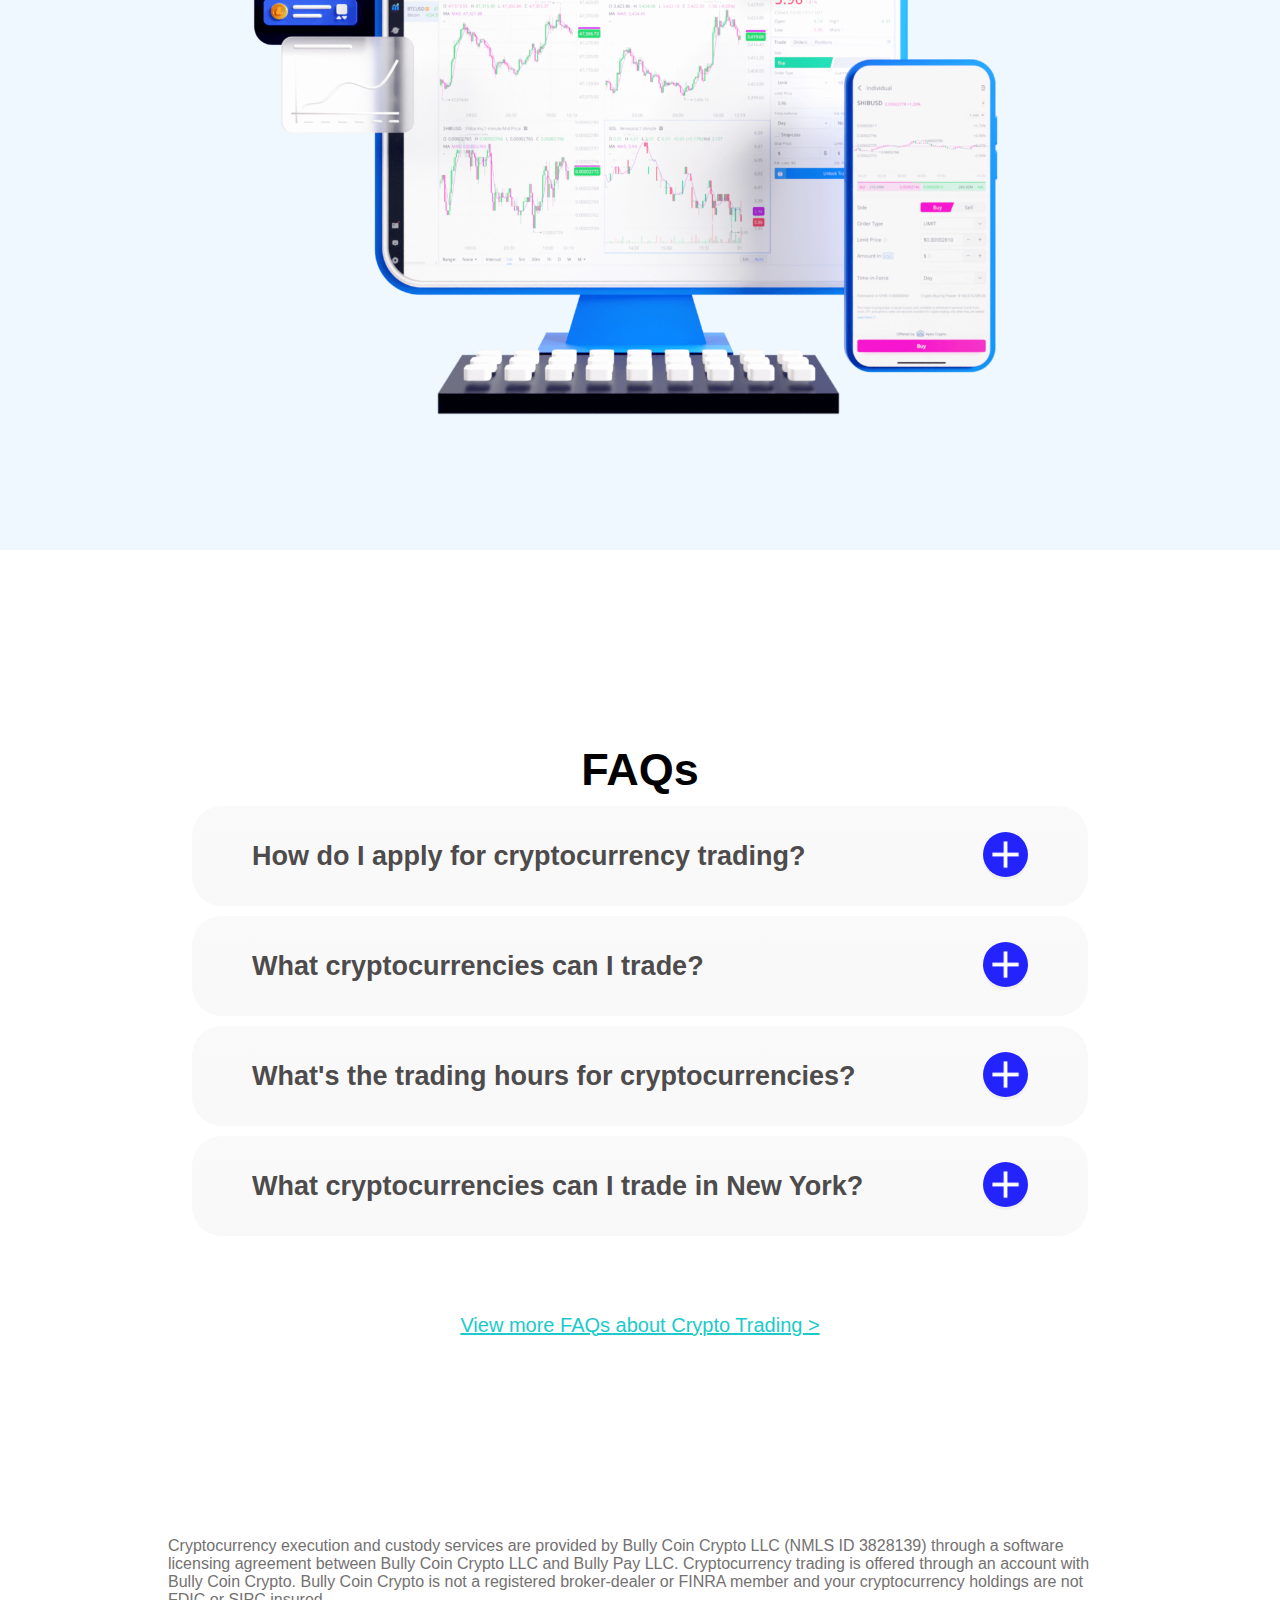
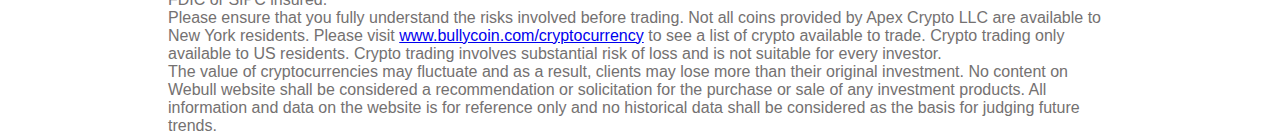
<file: signup.html>
<!DOCTYPE html>
<html lang="en">
<head>
    <meta charset="UTF-8">
    <meta http-equiv="X-UA-Compatible" content="IE=edge">
    <meta name="viewport" content="width=device-width, initial-scale=1.0">
    <title>BullyCoin</title>
    <link rel="shortcut icon" href="./image/logo.webp">
    <link rel="stylesheet" href="style.css">
</head>
<body>

<header>

<div class="logo">
    <a href="./index.html"> <img src="./image/logo.webp" width="60px" alt=""> </a>
    <h1>BullyCoin</h1>
</div>

       <img src="./image/Menu.png" alt="" class="menu-btn">
        <img src="./image/Close.png" alt="" class="close-btn">
        <span class="menu-button">
            <a href="signup.html" class="signup">SIGN UP</a>
            <a href="login.html"  class="login">LOGIN</a>
        </span>

<nav class="display-menu">
    <a href="">TRADING</a>
    <a href="">INVESTING</a>
    <a href="">PLATFORMS</a>
    <a href="">MARKET</a>
    <a href="">HUB</a>
    <a href="">SUPPORT</a>
    <a href="">PROMOTION</a>
</nav>

<span class="btn-button">
    <a href="signup.html" class="signup">SIGN UP</a>
    <a href="login.html"  class="login">LOGIN</a>
</span>
</header>

<main>

<banner class="banner">
    <form class="container">

        <h1 class="title">Signup Here</h1>
        <div class="input-group">
            <input type="text" placeholder="Username" class="Username">
    
            <input type="email" placeholder="Email" class="Email">
    
            <input type="password" placeholder="Password" class="Password">
    
            <input type="password" placeholder="Confirm Password" class="Confirm Password">
    
             <button type="submit" class="acct-btn">Signup</button>
    
             <div class="social-account">
                <span>OR Sign up with</span>
                <p>
                    <a href=""><img src="./image/Google.png" alt="" width="20px"></a>
    
                    <a href=""><img src="./image/twitter.png" alt="" width="20px"></a>
    
                    <a href=""><img src="./image/Facebook.png" alt="" width="20px"></a>
    
                    <a href=""><img src="./image/GitHub.png" alt="" width="20px"></a>
                </p>
    
             </div>
    </div>
        
    
    </form>
   
</banner>
<div class="bannerlogo">
    <img src="./image/bannerlogo.png"  alt="">
</div>

<div class="bitphone">
    <span>
        <h1>Trade</h1>
        <p>Buy and sell cryptocurrencies at a <small>$1 minimum.</small><br>
            From Bitcoin to Dogecoin, we make it easy to buy and sell cryptocurrency. 
            Trade with instant settlement so your funds are always available.</p>
    </span>

    <img src="./image/bitphone.png" width="200px" alt="">
    
</div>

<div class="a2phone">
    <img src="./image/2phone.png" width="200px" alt="">


    <span>
        <h1>Data</h1>
        <p>Complimentary real-time data, customizable charts, and indicators.
            <br>

            Keep up with the crypto market with the data, tools, and research that are provided on our platform.</p>
    </span>

    
    
</div>

<div class="a3phone">
    <span>
        <h1>Safe</h1>
        <p>
            Safe and secure two factor authentication.
            <br>
            Webull offers an extra layer of protection to ensure the security of your account.</p>
    </span>

    <img src="./image/3phone.png" width="200px" alt="">
    
</div>


<div class="a4phone">
    <img src="./image/4phone.png" width="200px" alt="">


    <span>
        <h1>Learn</h1>
        <p>A variety of educational resources on Webull learning center.
            <br>
            Find helpful articles & videos designed to give you a better understanding of cryptocurrency here.</p>
    </span>

    
    
</div>




<div class="a5phone">
    <span>
        <h1>Communicate</h1>
        <p>
            Users can exchange thoughts, ideas, strategies and more.
            <br>
            Join millions of other traders in the Webull Community for discussions about the market and exchange strategies.</p>
    </span>

    <img src="./image/5phone.png" width="200px" alt="">
    
</div>



<div class="a6computer">
    <span>
        <h1>Trade on the go. Anywhere, anytime.</h1>
        <h1>Stay in the know with our app and desktop.</h1>
    </span>

    <img src="./image/6computer.png" width="200px" alt="">
    
</div>

<!-- <div class="payment">

<img src="./image/bitcoin pay.webp" alt="">


</div> -->


<section class="faq1">
    <h1>FAQs</h1>
      
    <div class="input-group">
        <b>  How do I apply for cryptocurrency trading?</b> <button class="plus-btn"><img src="./image/Plus.png" alt=""></button>
    </div>
    
    <div class="input-group">
        <b>  What cryptocurrencies can I trade?</b> <button class="plus-btn"><img src="./image/Plus.png" alt=""></button>
    </div>

    <div class="input-group">
        <b> What's the trading hours for cryptocurrencies?</b> <button class="plus-btn"><img src="./image/Plus.png" alt=""></button>
    </div>

    <div class="input-group">
        <b>  What cryptocurrencies can I trade in New York?</b> <button class="plus-btn"><img src="./image/Plus.png" alt=""></button>
    </div>


</section>
<div class="endfaqs">
    <a href="www.bullycoin.com/cryptocurrency">View more FAQs about Crypto Trading ></a>
</div>
 

<footer class="footer">
    <p>Cryptocurrency execution and custody services are provided by Bully Coin Crypto LLC (NMLS ID 3828139) through a software licensing agreement between Bully Coin Crypto LLC and Bully Pay LLC. Cryptocurrency trading is offered through an account with Bully Coin  Crypto. Bully Coin Crypto is not a registered broker-dealer or FINRA member and your cryptocurrency holdings are not FDIC or SIPC insured. <br> 
        Please ensure that you fully understand the risks involved before trading. Not all coins provided by Apex Crypto LLC are available to New York residents. Please visit <a href="www.bullycoin.com/cryptocurrency">www.bullycoin.com/cryptocurrency</a> to see a list of crypto available to trade. Crypto trading only available to US residents.
        Crypto trading involves substantial risk of loss and is not suitable for every investor. <br> The value of cryptocurrencies may fluctuate and as a result, clients may lose more than their original investment.
        No content on Webull website shall be considered a recommendation or solicitation for the purchase or sale of any investment products. All information and data on the website is for reference only and no historical data shall be considered as the basis for judging future trends.</p>
</footer>
</main>



    
    





<script src="./app.js"></script>
</body>
</html>
</file>
<file: style.css>
*{
    margin: 0;
    padding: 0;
    box-sizing: border-box;
    font-family: 'Segoe UI', Tahoma, Geneva, Verdana, sans-serif;
}

body{
    width: 100%;
    height: 100vh;
}
header{
    width: 100%;
    height: 70px;
    display: flex;
    flex-direction: row;
    justify-content: space-between;
    align-items: center;
    padding: 0 50px;
    position: fixed;
    top: 0;
    z-index: 10;
    background-color: white;
}
header .logo{
    width: 10%;
    display: flex;
    justify-content: center;
    align-items: center;
    gap: 5px;
}
.logo img{
    width: 50px;
    cursor: pointer;
}
.logo h1{
    font-size: 22px;
    font-weight: 600;
    letter-spacing: 1px;
}
nav{
    width: 50%;
    display: flex;
    justify-content: center;
    align-items: center;
    gap: 7%;
    margin-right: 200px;
}
nav a{
   text-decoration: none;
   color: black;
   letter-spacing: 1px;
   transition: 1s ease all;
}
.btn-button{
    width: 12%;
    display: flex;
    justify-content: center;
    align-items: center;
    gap: 20px;
    
}
.btn-button .login, .signup{
    width: 120px;
    height: 37px;
    display: flex;
    justify-content: center;
    align-items: center;
    text-decoration: none;
    font-size: 16px;
    cursor: pointer;
}
.btn-button .login{
    background-color: rgb(34, 34, 208);
    color: white;
    border: none;
    border-radius: 5px;
}
.btn-button .signup{
    background-color: white;
    color:rgb(34, 34, 208) ;
    border: 1px solid rgb(34, 34, 208);
    border-radius: 5px;
}
.menu-button{
    width: 30%;
    display: none;
    justify-content: center;
    align-items: center;
    gap: 20px;
    position: absolute;
    right: 50px;
}


form{
    width: 50%;
    display: flex;
    flex-direction: column;
    justify-content: flex-start;
    align-items: flex-start;
    gap: 15px;
    background-color: white;
    padding: 30px;
    margin: 0 auto;
    border-radius: 15px;
}

.title{
    font-size: 30px !important;
    color: black;
    font-weight: 100;
    width: 100%;
    

}
.input-group{
    width: 100%;
    display: flex;
    flex-direction: column;
    justify-content: flex-start;
    align-items: flex-start;
    gap: 20px;
}
.input-group input, .acct-btn{
    width: 100%;
    padding: 15px;
    outline: none;
    border: 1px solid grey;
    font-weight: lighter;
    color: black;
}
.input-group input::placeholder{
    font-weight: 100;
}
.input-group input:focus{
    border: 1px solid rgb(23, 111, 188);
}
.input-group .acct-btn{
    border: 1px solid rgb(23, 111, 188);
    color: grey;
    background-color: transparent;
    font-size: 20px;
    cursor: pointer;
    transition: 2s ease all;
}
.input-group .acct-btn:hover{
    background-color: rgb(23, 111, 188);
    color: white;
}


.social-account{
    width: 100%;
    display: flex;
    flex-direction: column;
    justify-content: flex-start;
    align-items: center;
    gap: 10px;
    margin-top: 20px;
}
.social-account span{
    width: 100%;
    display: flex;
    justify-content: center;
    align-items:center;
    font-size: 16px;
    font-weight: 200;
    color: grey;
}
.social-account img{
    width: 20px;
    
}
.social-account p a:hover img{
    filter: grayscale(1);}



@keyframes colorful{
    0%{
    
    }
    25%{
    
    }
    50%{
    
    }
    75%{
    
    }
    100%{
    
    }
}
@keyframes fading{
    0%{background-image: url("./image/btc.jpeg");
        
    }
    25%{background-image: url("./image/btc1.jpeg");
        
    }
    50%{background-image: url("./image/euth1.avif");
       
    }
    75%{background-image: url("./image/eutherium.jpeg");
        
    }
    100%{background-image: url("./image/dodge.jp");
        
    }
    
}


main{
    width: 100%;
    height: 750px;
    display: flex;
    flex-direction: column;
    justify-content: center;
    align-items: center;
   
    position: relative;
    
    transition: all ease .5s;
    animation: fading;
    animation-iteration-count: infinite;
    animation-duration: 20s;
    background-image: url("./image/btc.jpeg");
    background-size: 100%;
    background-position: center center;
    background-repeat: no-repeat;
}
.banner{
    width: 100%;
    display: flex;
    flex-direction: column;
    justify-content: center;
    align-items: center;
    color: white;
    top: 100px;
    position: absolute;
    gap: 10px;
}
.banner h1{
    font-size: 80px;
}
.banner p{
    font-size: 40px;
}
 .bannerlogo img{
    position: absolute;
    width: 1000px;
    left: 350px;
    top: 680px;
    border-radius: 30px;
    cursor: pointer;
}
.bitphone{
    width: 100%;
    display: flex;
    justify-content: center;
    align-items: center;
    position: absolute;
    top: 1500px;
    gap: 100px;
    letter-spacing: 1px;
    word-spacing: 1px;
    background-color: aliceblue;
}
.bitphone h1{
    font-size: 50px;
}
.bitphone p{
    width: 400px;
    font-size: 20px;
    font-weight: 100;
}
.bitphone small{
    cursor: pointer;
    color:rgb(34, 34, 208) ;
}
.bitphone img{
    width: 700px;
}

.a2phone{
    width: 100%;
    display: flex;
    justify-content: center;
    align-items: center;
    position: absolute;
    top:2500px;
    gap: 100px;
    letter-spacing: 1px;
    word-spacing: 1px;
}
.a2phone h1{
    font-size: 50px;
}
.a2phone p{
    width: 400px;
    font-size: 20px;
    font-weight: 100;
}

.a2phone img{
    width: 700px;
}
.b2phone{
    width: 100%;
    display: none;
    flex-direction: column;
    justify-content: center;
    align-items: center;
    position: absolute;
    top:1700px;
    gap: 50px;
    letter-spacing: 1px;
    word-spacing: 1px;
}
.b2phone h1{
    font-size: 40px;
}
.b2phone p{
    width: 400px;
    font-size: 18px;
    font-weight: 100;
}

.b2phone img{
    width: 400px;
}
.b4phone{
    width: 100%;
    display: none;
    flex-direction: column;
    justify-content: center;
    align-items: center;
    position: absolute;
    top:3150px;
    gap: 50px;
    letter-spacing: 1px;
    word-spacing: 1px;

}
.b4phone h1{
    font-size: 40px;
}
.b4phone p{
    width: 400px;
    font-size: 18px;
    font-weight: 100;
}

.b4phone img{
    width: 400px;
}


.a3phone{
    width: 100%;
    display: flex;
    justify-content: center;
    align-items: center;
    position: absolute;
    top:3500px;
    gap: 100px;
    letter-spacing: 1px;
    word-spacing: 1px;
    background-color: aliceblue;
}
.a3phone h1{
    font-size: 50px;
}
.a3phone p{
    width: 400px;
    font-size: 20px;
    font-weight: 100;
}

.a3phone img{
    width: 700px;
}
.a4phone{
    width: 100%;
    display: flex;
    justify-content: center;
    align-items: center;
    position: absolute;
    top:4500px;
    gap: 100px;
    letter-spacing: 1px;
    word-spacing: 1px;

}
.a4phone h1{
    font-size: 50px;
}
.a4phone p{
    width: 400px;
    font-size: 20px;
    font-weight: 100;
}

.a4phone img{
    width: 500px;
}
.a5phone{
    width: 100%;
    display: flex;
    justify-content: center;
    align-items: center;
    position: absolute;
    top:5200px;
    gap: 100px;
    letter-spacing: 1px;
    word-spacing: 1px;
 

}
.a5phone h1{
    font-size: 50px;
}
.a5phone p{
    width: 400px;
    font-size: 20px;
    font-weight: 100;
}

.a5phone img{
    width: 600px;
}
.a6computer{
    width: 100%;
    height: 950px;
    display: flex;
    flex-direction: column;
    justify-content: center;
    align-items: center;
    position: absolute;
    top:6000px;
    gap: 20px;
    letter-spacing: 1px;
    word-spacing: 1px;
    background-color: aliceblue;

}
.a6computer h1{
    font-size: 35px;
    font-weight: 600;
    left: 10px;
}
.a6computer h1{
    font-size: 35px;
    font-weight: 600;
}
.a6computer span{
    display: flex;
    flex-direction: column;
    justify-content: center;
    align-items: center;
}

.a6computer img{
    width: 800px;
}
/* .payment{
    position: absolute;
    top:7000px;
}
.payment img{
    width: 800px;
    height: 800px;
} */
.faq1{
    width:100% ;
    height: 500px;
    display: flex;
    flex-direction: column;
    justify-content: center;
    align-items: center;
    gap: 10px;
    position: absolute;
    top:7140px;

}
.faq1 h1{
    font-size: 45px;
}
.faq1 .input-group{
    width: 70%;
    height: 100px;
    display: flex;
    flex-direction: row;
    justify-content: space-between;
    align-items: center;
    padding: 0 60px;
    border-radius: 30px;
    background:linear-gradient(rgba(206, 199, 199, 0.1),rgba(197, 191, 191, 0.1)) ;

}
.faq1 .input-group b{
    font-size: 27px;
    font-family: 400;
    color: rgb(77, 75, 75);
}
.faq1 .input-group .plus-btn{
    border: none;
    border-radius: 30px;
  

}
.input-group .plus-btn img{
    width: 45px;
    background-color: transparent;
    border-radius: 30px;
    background-color: rgba(0, 0, 255, 0.854);
    cursor: pointer;

}
.footer{
    width: 80%;
    height: 200px;
    padding: 0 40px;
    margin-top: 300px;
    position: relative;
    top: 7500px;
}
.footer p{
    font-weight: 100;
    color:rgb(116, 113, 113) ;
}
.endfaqs{
    width: 80%;
    display: flex;
    justify-content: center;
    align-items: center;
    position: relative;
    top: 7600px;
    font-size: 20px;
}
.endfaqs a{
    color: rgb(27, 202, 202);
}

.menu-btn {
    display: none ;
}
.close-btn {
    display: none ;
}


@media (max-width:460px){
    *{
        margin: 0;
        padding: 0;
        box-sizing: border-box;
        font-family: 'Segoe UI', Tahoma, Geneva, Verdana, sans-serif;
    }
    
    body{
        width: 100%;
        height: 100vh;
    }
    
    header{
        width: 100%;
        height: 80px;
        display: flex;
        flex-direction: row;
        justify-content: space-between;
        align-items: center;
        padding: 0 50px;
        position: fixed;
        top: 0;
        z-index: 10;
        background-color: white;
    }
    header .logo{
        width: 10%;
        display: flex;
        justify-content: center;
        align-items: center;
        gap: 5px;
    }
    .logo img{
        width: 50px;
        margin-left: 20px;
        cursor: pointer;
    }

    .logo h1{
        font-size: 20px;
        font-weight: 600;
        letter-spacing: 1px;
    }
    .display-menu {
        display: flex;
        justify-content: center;
        align-items: center;
       
        margin-top: 800px;
        margin-left: 300px;
        flex-direction: column;
        height: 720px;
       
        width: 100%;
        background-color: rgb(15, 62, 103);
        right:100%;
        padding: 20px;
        transition: .4s ease all;
        position: absolute;
     
    }
    .display-menu a {
        padding-left: 2px;
        gap: 3px;
        font-size: 16px;
    }
  
    
    nav a{
       text-decoration: none;
       color: black;
       letter-spacing: 1px;
       transition: 1s ease all;
    }
    .btn-button{
        width: 15%;
        display: none;
        justify-content: center;
        align-items: center;
        gap: 20px;
        position: absolute;
        right: 200px;
    }
    .btn-button .login, .signup{
        width: 160px;
        height: 40px;
        font-size: 20px;
        cursor: pointer;
    }
    .btn-button .login{
        background-color: rgb(34, 34, 208);
        color: white;
        border: none;
        border-radius: 5px;
    }
    .btn-button .signup{
        background-color: white;
        color:rgb(34, 34, 208) ;
        border: 1px solid rgb(34, 34, 208);
        border-radius: 5px;
    }




    .menu-button{
        width: 30%;
        display: flex;
        justify-content: center;
        align-items: center;
        gap: 10px;
        position: absolute;
        right: 70px;
    }
    .menu-button .login , .signup{
        width: 60px;
        height: 22px;
        font-size: 12px;
        cursor: pointer;
    }
    .menu-button .login{
        background-color: rgb(34, 34, 208);
        color: white;
        border: none;
        text-decoration: none;
        display: flex;
        justify-content: center;
        align-items: center;
        border-radius: 5px;
    }
    .menu-button .signup{
        background-color: white;
        color:rgb(34, 34, 208) ;
        border: 1px solid rgb(34, 34, 208);
        border-radius: 5px;
    }

    form{
        width: 100%;
        display: flex;
        flex-direction: column;
        justify-content: flex-start;
        align-items: flex-start;
        gap: 15px;
        background-color: white;
        padding: 30px;
        margin: 0 auto;
        border-radius: 15px;
    }
    
    .title{
        display: flex;
        justify-content: center;
        align-items: center;
        font-size: 20px !important;
        color: black;
        font-weight: 100;
        width: 100%;
        
    
    }
    .input-group{
        width: 100%;
        display: flex;
        flex-direction: column;
        justify-content: flex-start;
        align-items: flex-start;
        gap: 10px;
    }
    .input-group input, .acct-btn{
        width: 100%;
        padding: 10px;
        outline: none;
        border: 1px solid grey;
        font-weight: lighter;
        color: black;
    }
    .input-group input::placeholder{
        font-weight: 100;
    }
    .input-group input:focus{
        border: 1px solid rgb(23, 111, 188);
    }
    .input-group .acct-btn{
        border: 1px solid rgb(23, 111, 188);
        color: grey;
        background-color: transparent;
        font-size: 15px;
        cursor: pointer;
        transition: 2s ease all;
    }
    .input-group .acct-btn:hover{
        background-color: rgb(23, 111, 188);
        color: white;
    }





.social-account{
    width: 100%;
    display: flex;
    flex-direction: column;
    justify-content: flex-start;
    align-items: center;
    gap: 10px;
    margin-top: 20px;
}
.social-account span{
    width: 100%;
    display: flex;
    justify-content: center;
    align-items:center;
    font-size: 16px;
    font-weight: 200;
    color: grey;
}
.social-account p img{
    width: 15px;
    
}
.social-account p a:hover img{
    filter: grayscale(1);
}
.social-account p a:hover img{
    filter: grayscale(1);}



@keyframes colorful{
    0%{
    
    }
    25%{
    
    }
    50%{
    
    }
    75%{
    
    }
    100%{
    
    }
}
@keyframes fading{
    0%{background-image: url("./image1/btc.jpeg");
        
    }
    25%{background-image: url("./image1/btc1.jpeg");
        
    }
    50%{background-image: url("./image1/euth1.avif");
       
    }
    75%{background-image: url("./image1/eutherium.jpeg");
        
    }
    100%{background-image: url("./image1/dodge.jp");
        
    }
    
}


main{
    width: 100%;
    height: 550px;
    display: flex;
    flex-direction: column;
    justify-content: center;
    align-items: center;
   
    position: relative;
    
    transition: all ease .5s;
    animation: fading;
    animation-iteration-count: infinite;
    animation-duration: 20s;
    background-image: url("./image/btc.jpeg");
    background-size: 100%;
    background-position: fit-content fit-content;
    background-repeat: no-repeat;
    background-color: blue;
}
    .banner{
        width: 100%;
        display: flex;
        flex-direction: column;
        justify-content: center;
        align-items: center;
        color: white;
        top: 100px;
        position: absolute;
        gap: 10px;
    }
    .banner .hh1{
        position: relative;
        width: 100% ;
        display: flex;
        flex-direction: column;
        justify-content: center;
        align-items: center;
        font-size: 35px;
        margin-bottom: 5px;
        top: 80px;
       
        

    }
    .banner .pp1{
        position:relative;
        font-size: 19px;
        margin-bottom: 20px;
        top: 100px;
       
        

    }
    
     .bannerlogo img{
       display: flex;
       justify-content: center;
       align-items: center;
        position: absolute;
        width: 400px;
        height: 350px;
        left: 10px;
        top: 520px;
        border-radius: 30px;
        cursor: pointer;
    }
    .bitphone{
        width: 100%;
        display: flex;
        flex-direction: column;
        justify-content: center;
        align-items: center;
        position: absolute;
        top: 900px;
        gap: 50px;
        letter-spacing: 1px;
        word-spacing: 1px;
        background-color: aliceblue;
    }
    .bitphone h1{
        font-size: 40px;
    }
    .bitphone p{
        width: 400px;
        font-size: 18px;
        font-weight: 100;
    }
    .bitphone small{
        cursor: pointer;
        color:rgb(34, 34, 208) ;
    }
    .bitphone img{
        width: 400px;
    }
    
    .a2phone{
        width: 100%;
        display: none;
        flex-direction: column;
        justify-content: center;
        align-items: center;
        position: absolute;
        top:1700px;
        gap: 50px;
        letter-spacing: 1px;
        word-spacing: 1px;
    }
    .a2phone h1{
        font-size: 40px;
    }
    .a2phone p{
        width: 400px;
        font-size: 18px;
        font-weight: 100;
    }
    
    .a2phone img{
        width: 400px;
    }
    

    .b2phone{
        width: 100%;
        display: flex;
        flex-direction: column;
        justify-content: center;
        align-items: center;
        position: absolute;
        top:1700px;
        gap: 50px;
        letter-spacing: 1px;
        word-spacing: 1px;
    }
    .b2phone h1{
        font-size: 40px;
    }
    .b2phone p{
        width: 400px;
        font-size: 18px;
        font-weight: 100;
    }
    
    .b2phone img{
        width: 400px;
    }
    
    
    .a3phone{
        width: 100%;
        display: flex;
        flex-direction: column;
        justify-content: center;
        align-items: center;
        position: absolute;
        top:2450px;
        gap: 50px;
        letter-spacing: 1px;
        word-spacing: 1px;
        background-color: aliceblue;
    }
    .a3phone h1{
        font-size: 40px;
    }
    .a3phone p{
        width: 400px;
        font-size: 18px;
        font-weight: 100;
    }
    
    .a3phone img{
        width: 400px;
    }
    .a4phone{
        width: 100%;
        display: none;
        flex-direction: column;
        justify-content: center;
        align-items: center;
        position: absolute;
        top:3150px;
        gap: 50px;
        letter-spacing: 1px;
        word-spacing: 1px;
    
    }
    .a4phone h1{
        font-size: 40px;
    }
    .a4phone p{
        width: 400px;
        font-size: 18px;
        font-weight: 100;
    }
    
    .a4phone img{
        width: 400px;
    }


    .b4phone{
        width: 100%;
        display: flex;
        flex-direction: column;
        justify-content: center;
        align-items: center;
        position: absolute;
        top:3150px;
        gap: 50px;
        letter-spacing: 1px;
        word-spacing: 1px;
    
    }
    .b4phone h1{
        font-size: 40px;
    }
    .b4phone p{
        width: 400px;
        font-size: 18px;
        font-weight: 100;
    }
    
    .b4phone img{
        width: 400px;
    }

    .a5phone{
        width: 100%;
        display: flex;
        flex-direction: column;
        justify-content: center;
        align-items: center;
        position: absolute;
        top:3900px;
        gap: 50px;
        letter-spacing: 1px;
        word-spacing: 1px;
     
    
    }
    .a5phone h1{
        font-size: 40px;
    }
    .a5phone p{
        width: 400px;
        font-size: 18px;
        font-weight: 100;
    }
    
    .a5phone img{
        width: 400px;
    }
    .a6computer{
        width: 100%;
        height: 650px;
        display: flex;
        flex-direction: column;
        justify-content: center;
        align-items: center;
        position: absolute;
        top:4700px;
        gap: 20px;
        letter-spacing: 1px;
        word-spacing: 1px;
        background-color: aliceblue;
    
    }
    .a6computer h1{
        font-size: 35px;
        font-weight: 600;
     
    }
    
    .a6computer .info-h1{
        display: flex;
        flex-direction: column;
        justify-content: center;
        align-items: center;
    }
    
    .a6computer img{
        width: 400px;
    }
    /* .payment{
        position: absolute;
        top:7000px;
    }
    .payment img{
        width: 800px;
        height: 800px;
    } */
    .faq1{
        width:100% ;
        height: 400px;
        display: flex;
        flex-direction: column;
        justify-content: center;
        align-items: center;
        gap: 20px;
        position: absolute;
        top:5500px;
    
    }
    .faq1 h1{
        font-size: 40px;
    }
    .faq1 .input-group{
        width: 100%;
        height: 90px;
        display: flex;
        justify-content: space-between;
        align-items: center;
        padding: 0 15px;
        border-radius: 30px;
        background:linear-gradient(rgba(206, 199, 199, 0.1),rgba(197, 191, 191, 0.1)) ;
    
    }
    .faq1 .input-group b{
        font-size: 20px;
        font-family: 400;
        color: rgb(77, 75, 75);
    }
    .faq1 .input-group .plus-btn{
        border: none;
        border-radius: 30px;
      
    
    }
    .faq1 .input-group .plus-btn img{
        width: 30px;
        background-color: transparent;
        border-radius: 30px;
        background-color: rgba(0, 0, 255, 0.854);
        cursor: pointer;
    
    }
    .endfaqs{
        width: 100%;
        display: flex;
        justify-content: center;
        align-items: center;
        position: relative;
        top: 6100px;
        font-size: 18px;
    }
    .endfaqs a{
        color: rgb(27, 202, 202);
    }  

    
    .footer{
        width: 100%;
        height: 220px;
        padding: 0 40px;
        margin-top: 300px;
        position: relative;
        top: 6000px;
    }
    .footer p{
        font-weight: 100;
        color:rgb(116, 113, 113) ;
        font-size: 12px;
    }
       
   



















    .show-nav {
        right: -48.3%;
    }
    .menu-btn {
        width: 30px;
        cursor: pointer;
        transition: .3s ease;
    display: flex ;
    position: absolute;
    left: 370px;
    top: 25px;
}
.close-btn {
    cursor: pointer;
        transition: .3s ease;
    display: none ;
    position: absolute;
    left: 1200px;
    top: 5px;
}
}


























@media (max-width:375px){
    *{
        margin: 0;
        padding: 0;
        box-sizing: border-box;
        font-family: 'Segoe UI', Tahoma, Geneva, Verdana, sans-serif;
    }
    
    body{
        width: 100%;
        height: 100vh;
    }
    
    header{
        width: 100%;
        height: 80px;
        display: flex;
        flex-direction: row;
        justify-content: space-between;
        align-items: center;
        padding: 0 50px;
        position: fixed;
        top: 0;
        z-index: 10;
        background-color: white;
    }
    header .logo{
        width: 10%;
        display: flex;
        justify-content: center;
        align-items: center;
        gap: 5px;
    }
    .logo img{
        width: 40px;
        margin-left: 20px;
        cursor: pointer;
    }

    .logo h1{
        font-size: 20px;
        font-weight: 600;
        letter-spacing: 1px;
    }
    .display-menu {
        display: flex;
        justify-content: center;
        align-items: center;
       
        margin-top: 800px;
        margin-left: 300px;
        flex-direction: column;
        height: 750px;
       
        width: 100%;
        background-color: rgb(15, 62, 103);
        right:100%;
        padding: 20px;
        transition: .4s ease all;
        position: absolute;
     
    }
    .display-menu a {
        padding-left: 2px;
        gap: 3px;
        font-size: 16px;
    }
  
    
    nav a{
       text-decoration: none;
       color: black;
       letter-spacing: 1px;
       transition: 1s ease all;
    }
    .btn-button{
        width: 15%;
        display: none;
        justify-content: center;
        align-items: center;
        gap: 20px;
        position: absolute;
        right: 200px;
    }
    .btn-button .login, .signup{
        width: 160px;
        height: 40px;
        font-size: 20px;
        cursor: pointer;
    }
    .btn-button .login{
        background-color: rgb(34, 34, 208);
        color: white;
        border: none;
        border-radius: 5px;
    }
    .btn-button .signup{
        background-color: white;
        color:rgb(34, 34, 208) ;
        border: 1px solid rgb(34, 34, 208);
        border-radius: 5px;
    }




    .menu-button{
        width: 26%;
        display: flex;
        justify-content: center;
        align-items: center;
        gap: 10px;
        position: absolute;
        right: 55px;
    }
    .menu-button .login , .signup{
        width: 60px;
        height: 22px;
        font-size: 8px;
        cursor: pointer;
    }
    .menu-button .login{
        background-color: rgb(34, 34, 208);
        color: white;
        border: none;
        text-decoration: none;
        display: flex;
        justify-content: center;
        align-items: center;
        border-radius: 5px;
    }
    .menu-button .signup{
        background-color: white;
        color:rgb(34, 34, 208) ;
        border: 1px solid rgb(34, 34, 208);
        border-radius: 5px;
    }

    form{
        width: 100%;
        display: flex;
        flex-direction: column;
        justify-content: flex-start;
        align-items: flex-start;
        gap: 15px;
        background-color: white;
        padding: 30px;
        margin: 0 auto;
        border-radius: 15px;
    }
    
    .title{
        display: flex;
        justify-content: center;
        align-items: center;
        font-size: 20px !important;
        color: black;
        font-weight: 100;
        width: 100%;
        
    
    }
    .input-group{
        width: 100%;
        display: flex;
        flex-direction: column;
        justify-content: flex-start;
        align-items: flex-start;
        gap: 10px;
    }
    .input-group input, .acct-btn{
        width: 100%;
        padding: 10px;
        outline: none;
        border: 1px solid grey;
        font-weight: lighter;
        color: black;
    }
    .input-group input::placeholder{
        font-weight: 100;
    }
    .input-group input:focus{
        border: 1px solid rgb(23, 111, 188);
    }
    .input-group .acct-btn{
        border: 1px solid rgb(23, 111, 188);
        color: grey;
        background-color: transparent;
        font-size: 15px;
        cursor: pointer;
        transition: 2s ease all;
    }
    .input-group .acct-btn:hover{
        background-color: rgb(23, 111, 188);
        color: white;
    }





.social-account{
    width: 100%;
    display: flex;
    flex-direction: column;
    justify-content: flex-start;
    align-items: center;
    gap: 10px;
    margin-top: 20px;
}
.social-account span{
    width: 100%;
    display: flex;
    justify-content: center;
    align-items:center;
    font-size: 16px;
    font-weight: 200;
    color: grey;
}
.social-account p img{
    width: 15px;
    
}
.social-account p a:hover img{
    filter: grayscale(1);
}
.social-account p a:hover img{
    filter: grayscale(1);}



@keyframes colorful{
    0%{
    
    }
    25%{
    
    }
    50%{
    
    }
    75%{
    
    }
    100%{
    
    }
}
@keyframes fading{
    0%{background-image: url("./image1/btc.jpeg");
        
    }
    25%{background-image: url("./image1/btc1.jpeg");
        
    }
    50%{background-image: url("./image1/euth1.avif");
       
    }
    75%{background-image: url("./image1/eutherium.jpeg");
        
    }
    100%{background-image: url("./image1/dodge.jp");
        
    }
    
}


main{
    width: 100%;
    height: 550px;
    display: flex;
    flex-direction: column;
    justify-content: center;
    align-items: center;
   
    position: relative;
    
    transition: all ease .5s;
    animation: fading;
    animation-iteration-count: infinite;
    animation-duration: 20s;
    background-image: url("./image/btc.jpeg");
    background-size: 100%;
    background-position: fit-content fit-content;
    background-repeat: no-repeat;
    background-color: blue;
}
    .banner{
        width: 100%;
        display: flex;
        flex-direction: column;
        justify-content: center;
        align-items: center;
        color: white;
        top: 100px;
        position: absolute;
        gap: 10px;
    }
    .banner .hh1{
        position: relative;
        width: 100% ;
        display: flex;
        flex-direction: column;
        justify-content: center;
        align-items: center;
        font-size: 35px;
        margin-bottom: 5px;
        top: 80px;
       
        

    }
    .banner .pp1{
        position:relative;
        font-size: 16px;
        margin-bottom: 20px;
        top: 100px;
       
        

    }
    
     .bannerlogo img{
       display: flex;
       justify-content: center;
       align-items: center;
        position: absolute;
        width: 350px;
        height: 350px;
        left: 10px;
        top: 520px;
        border-radius: 30px;
        cursor: pointer;
    }
    .bitphone{
        width: 100%;
        display: flex;
        flex-direction: column;
        justify-content: center;
        align-items: center;
        position: absolute;
        top: 900px;
        gap: 50px;
        letter-spacing: 1px;
        word-spacing: 1px;
        background-color: aliceblue;
    }
    .bitphone h1{
        width: 100%;
        font-size: 40px;
        display: flex;
        justify-content: center;
        align-items: center;
    }
    .bitphone p{
        width: 350px;
        font-size: 18px;
        font-weight: 100;
        
    }
    .bitphone small{
        cursor: pointer;
        color:rgb(34, 34, 208) ;
    }
    .bitphone img{
        width: 400px;
    }
    
    .a2phone{
        width: 100%;
        display: none;
        flex-direction: column;
        justify-content: center;
        align-items: center;
        position: absolute;
        top:1700px;
        gap: 50px;
        letter-spacing: 1px;
        word-spacing: 1px;
    }
    .a2phone h1{
        font-size: 40px;
        display: flex;
        justify-content: center;
        align-items: center;
    }
    .a2phone p{
        width: 350px;
        font-size: 18px;
        font-weight: 100;
    }
    
    .a2phone img{
        width: 400px;
    }
    

    .b2phone{
        width: 100%;
        display: flex;
        flex-direction: column;
        justify-content: center;
        align-items: center;
        position: absolute;
        top:1700px;
        gap: 50px;
        letter-spacing: 1px;
        word-spacing: 1px;
    }
    .b2phone h1{
        font-size: 40px;
        display: flex;
        justify-content: center;
        align-items: center;
    }
    .b2phone p{
        width: 350px;
        font-size: 18px;
        font-weight: 100;
    }
    
    .b2phone img{
        width: 400px;
    }
    
    
    .a3phone{
        width: 100%;
        display: flex;
        flex-direction: column;
        justify-content: center;
        align-items: center;
        position: absolute;
        top:2450px;
        gap: 50px;
        letter-spacing: 1px;
        word-spacing: 1px;
        background-color: aliceblue;
    }
    .a3phone h1{
        font-size: 40px;
        display: flex;
        justify-content: center;
        align-items: center;
    }
    .a3phone p{
        width: 350px;
        font-size: 18px;
        font-weight: 100;
    }
    
    .a3phone img{
        width: 400px;
    }
    .a4phone{
        width: 100%;
        display: none;
        flex-direction: column;
        justify-content: center;
        align-items: center;
        position: absolute;
        top:3150px;
        gap: 50px;
        letter-spacing: 1px;
        word-spacing: 1px;
    
    }
    .a4phone h1{
        font-size: 40px;
        display: flex;
        justify-content: center;
        align-items: center;
    }
    .a4phone p{
        width: 350px;
        font-size: 18px;
        font-weight: 100;
    }
    
    .a4phone img{
        width: 400px;
    }


    .b4phone{
        width: 100%;
        display: flex;
        flex-direction: column;
        justify-content: center;
        align-items: center;
        position: absolute;
        top:3150px;
        gap: 50px;
        letter-spacing: 1px;
        word-spacing: 1px;
    
    }
    .b4phone h1{
        font-size: 40px;
        display: flex;
        justify-content: center;
        align-items: center;
    }
    .b4phone p{
        width: 350px;
        font-size: 18px;
        font-weight: 100;
    }
    
    .b4phone img{
        width: 400px;
    }

    .a5phone{
        width: 100%;
        display: flex;
        flex-direction: column;
        justify-content: center;
        align-items: center;
        position: absolute;
        top:3900px;
        gap: 50px;
        letter-spacing: 1px;
        word-spacing: 1px;
     
    
    }
    .a5phone h1{
        font-size: 40px;
        display: flex;
        justify-content: center;
        align-items: center;
    }
    .a5phone p{
        width: 350px;
        font-size: 18px;
        font-weight: 100;
    }
    
    .a5phone img{
        width: 400px;
    }
    .a6computer{
        width: 100%;
        height: 650px;
        display: flex;
        flex-direction: column;
        justify-content: center;
        align-items: center;
        position: absolute;
        top:4700px;
        gap: 20px;
        letter-spacing: 1px;
        word-spacing: 1px;
        background-color: aliceblue;
    
    }
    .a6computer h1{
        width: 350px;
        font-size: 30px;
        font-weight: 600;
        display: flex;
        justify-content: center;
        align-items: center;
     
    }
    
    .a6computer .info-h1{
        display: flex;
        flex-direction: column;
        justify-content: center;
        align-items: center;
    }
    
    .a6computer img{
        width: 380px;
    }
    /* .payment{
        position: absolute;
        top:7000px;
    }
    .payment img{
        width: 800px;
        height: 800px;
    } */
    .faq1{
        width:100% ;
        height: 400px;
        display: flex;
        flex-direction: column;
        justify-content: center;
        align-items: center;
        gap: 20px;
        position: absolute;
        top:5500px;
    
    }
    .faq1 h1{
        font-size: 40px;
    }
    .faq1 .input-group{
        width: 100%;
        height: 90px;
        display: flex;
        justify-content: space-between;
        align-items: center;
        padding: 0 15px;
        border-radius: 30px;
        background:linear-gradient(rgba(206, 199, 199, 0.1),rgba(197, 191, 191, 0.1)) ;
    
    }
    .faq1 .input-group b{
        font-size: 20px;
        font-family: 400;
        color: rgb(77, 75, 75);
    }
    .faq1 .input-group .plus-btn{
        border: none;
        border-radius: 30px;
      
    
    }
    .faq1 .input-group .plus-btn img{
        width: 30px;
        background-color: transparent;
        border-radius: 30px;
        background-color: rgba(0, 0, 255, 0.854);
        cursor: pointer;
    
    }
    .endfaqs{
        width: 100%;
        display: flex;
        justify-content: center;
        align-items: center;
        position: relative;
        top: 6100px;
        font-size: 18px;
    }
    .endfaqs a{
        color: rgb(27, 202, 202);
    }  

    
    .footer{
        width: 100%;
        height: 220px;
        padding: 0 40px;
        margin-top: 300px;
        position: relative;
        top: 6000px;
    }
    .footer p{
        font-weight: 100;
        color:rgb(116, 113, 113) ;
        font-size: 12px;
    }
       
   



















    .show-nav {
        right: -48.3%;
    }
    .menu-btn {
        width: 30px;
        cursor: pointer;
        transition: .3s ease;
    display: flex ;
    position: absolute;
    left: 340px;
    top: 25px;
}
.close-btn {
    cursor: pointer;
        transition: .3s ease;
    display: none ;
    position: absolute;
    left: 1200px;
    top: 5px;
}
}
</file>
